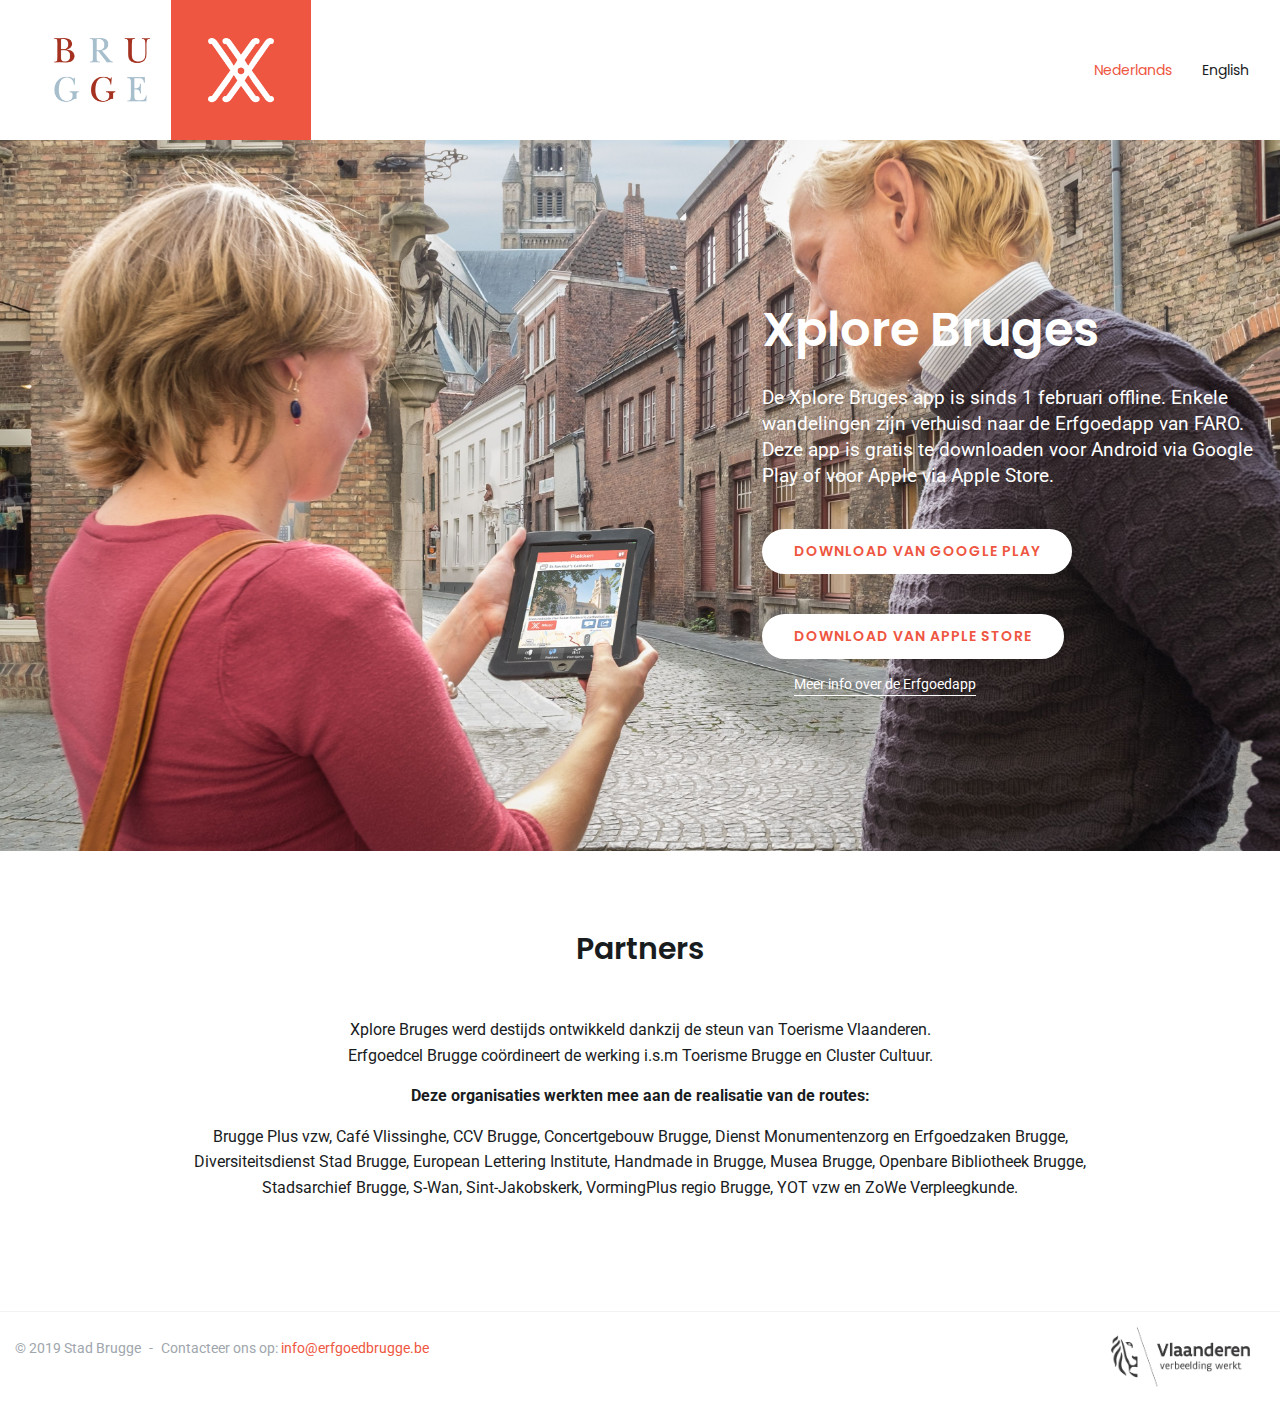
<file: index.html>
<!DOCTYPE html>
<html lang="nl">
  <head>
    <!-- Global site tag (gtag.js) - Google Analytics -->
    <script async src="https://www.googletagmanager.com/gtag/js?id=UA-85805031-1"></script>
    <script>
      window.dataLayer = window.dataLayer || [];
      function gtag(){dataLayer.push(arguments);}
      gtag('js', new Date());

      gtag('config', 'UA-85805031-1');
    </script>

    <!-- Required meta tags -->
    <meta charset="utf-8">
    <meta name="viewport" content="width=device-width, initial-scale=1, shrink-to-fit=no">
    <meta name="keywords" content="xplore bruges, brugge, stadsgids, applicatie, stadsapplicatie, routes, wandelingen, fietsen, musea brugge, indoor tours">
    <meta name="viewport" content="width=device-width, initial-scale=1, maximum-scale=1">
    <title>Xplore Bruges | Een stadsgids in je broekzak</title>

    <meta name="msapplication-TileImage" content="img/favicon/favicon.png">
    <meta name="theme-color" content="#ffffff">
    <link rel="apple-touch-icon" sizes="57x57" href="img/favicon/apple-icon-57x57.png">
    <link rel="apple-touch-icon" sizes="60x60" href="img/favicon/apple-icon-60x60.png">
    <link rel="apple-touch-icon" sizes="72x72" href="img/favicon/apple-icon-72x72.png">
    <link rel="apple-touch-icon" sizes="76x76" href="img/favicon/apple-icon-76x76.png">
    <link rel="apple-touch-icon" sizes="114x114" href="img/favicon/apple-icon-114x114.png">
    <link rel="apple-touch-icon" sizes="120x120" href="img/favicon/apple-icon-120x120.png">
    <link rel="apple-touch-icon" sizes="144x144" href="img/favicon/apple-icon-144x144.png">
    <link rel="apple-touch-icon" sizes="152x152" href="img/favicon/apple-icon-152x152.png">
    <link rel="apple-touch-icon" sizes="180x180" href="img/favicon/apple-icon-180x180.png">
    <link rel="icon" type="image/png" sizes="192x192" href="img/favicon/android-icon-192x192.png">
    <link rel="icon" type="image/png" sizes="32x32" href="img/favicon/favicon-32x32.png">
    <link rel="icon" type="image/png" sizes="96x96" href="img/favicon/favicon-96x96.png">
    <link rel="icon" type="image/png" sizes="16x16" href="img/favicon/favicon-16x16.png">
    <link rel="manifest" href="img/favicon/manifest.json">

    <!-- Bootstrap CSS -->
    <link rel="stylesheet" href="css/bootstrap.min.css">
    <link rel="stylesheet" href="css/line-icons.css">
    <link rel="stylesheet" href="css/animate.css">
    <link rel="stylesheet" href="css/main.css">    
    <link rel="stylesheet" href="css/responsive.css">

    <!-- Global site tag (gtag.js) - Google Analytics -->
    <script async src="https://www.googletagmanager.com/gtag/js?id=UA-85805031-2"></script>
    <script>
      window.dataLayer = window.dataLayer || [];
      function gtag(){dataLayer.push(arguments);}
      gtag('js', new Date());

      gtag('config', 'UA-85805031-2');
    </script>

  </head>
  
  <body>

    <!-- Header Section Start -->
    <header id="home" class="hero-area-2">    
      <div class="overlay"></div>
      <nav class="navbar navbar-expand-md bg-inverse scrolling-navbar">
        <div class="container">
          <a href="index.html" class="navbar-brand"><img src="img/logo.png" alt=""></a>  
          <button class="navbar-toggler" type="button" data-toggle="collapse" data-target="#navbarCollapse" aria-controls="navbarCollapse" aria-expanded="false" aria-label="Toggle navigation">
            <i class="lni-menu"></i>
          </button>
          <div class="collapse navbar-collapse" id="navbarCollapse">
            <ul class="navbar-nav mr-auto w-100 justify-content-end">
              <li class="nav-item">
                <a class="nav-link active page-scroll" href="index.html">Nederlands</a>
              </li> 
              <li class="nav-item">
                <a class="nav-link page-scroll" href="en.html">English</a>
              </li>  
            </ul>
          </div>
        </div>
      </nav>  
      <div class="header-container">
        <div class="container">      
          <div class="row space-100">
            <div class="col-lg-7 col-md-12 col-xs-12"></div>
            <div class="col-lg-5 col-md-12 col-xs-12">
              <div class="contents">
                <h2 class="head-title">Xplore Bruges</h2>
                <p>De Xplore Bruges app is sinds 1 februari offline. Enkele wandelingen zijn verhuisd naar de Erfgoedapp van FARO. 
                  Deze app is gratis te downloaden voor Android via Google Play of voor Apple via Apple Store.</p>
                <div class="header-button">
                  <a target="_blank" href="https://play.google.com/store/apps/details?id=be.faro.erfgoedapp" class="btn btn-border-filled">Download van Google Play</a>
                  <a target="_blank" href="https://apps.apple.com/be/app/erfgoedapp/id998845080" class="btn btn-border-filled">Download van Apple Store</a>
                </div>
                <a style="color:white; display: inline-block; border-bottom: 1px solid white; margin: 15px 32px;" href="https://erfgoedapp.be/">Meer info over de Erfgoedapp</a>
              </div>
            </div>
          </div> 
        </div>
      </div>            
    </header>

    <!--    
    <section id="blog" class="section">
     
      <div class="container">
         <div class="section-header">   
          <h2 class="section-title">Routes beschikbaar in de app</h2>
        </div>
        <div class="row">
          <div class="col-lg-4 col-md-6 col-xs-12 blog-item">
           
            <div class="blog-item-wrapper">
              <div class="blog-item-img">
                <img src="img/outdoor2.jpg" alt="">           
              </div>
              <div class="blog-item-text"> 
                <h3>Wandelingen</h3>
                <p>Laat je leiden langs verrassende plekjes in Brugge met onze themawandelingen:</p>
                <ul>
                  <li><strong>Brugge, Werelderfgoedstad</strong> neemt je op sleeptouw langs bekende maar ook minder gekende monumenten en plekken</li>
                  <li><strong>Guido Gezellewandeling</strong> brengt Brugge tot leven door uniek multimediamateriaal uit het Guido Gezellearchief</li>
                  <li>Duik in de kaart van Marcus Gerards en ontdek de bloeiende handelsstad <strong>Brugge anno 1562</strong></li>
                  <li>Ontdek het brede letterbeeld in de Brugse straten met <strong>Letters in Bruges</strong></li>
                  <li>Memling in Bourgondisch Brugge</li>
                  <li><strong>Handmade in Brugge</strong> laat je ambachten in Brugge ontdekken van vroeger en nu</li>
                  <li>Pieter Pourbus en de vergeten meesters</li>
                  <li>Gesloten/open deuren in dialoog met Brugse levensbeschouwingen</li>
                  <li>WOI in Brugge: Dienaars van God tijdens de Groote Oorlog</li>
                  <li><strong>Brugge muziekstad</strong>, Brugse stemmen uit de renaissance</li> 
                </ul>
              </div>
            </div>
          </div>

          <div class="col-lg-4 col-md-6 col-xs-12 blog-item">
            <div class="blog-item-wrapper">
              <div class="blog-item-img">
                <img src="img/fietstocht.jpg" alt="">          
              </div>
              <div class="blog-item-text"> 
                <h3>Fietstochten</h3>
                <p>Gebruik de app als gids en ontdek Brugge en zijn prachtige omgeving per fiets:</p>
                <ul class="menu">
                  <li>Fiets langs stadspaleizen en kastelen in Brugge en Damme met de route <strong>Binnen en Buiten Noord-Brugge</strong></li>
                  <li>Fiets langs stadspaleizen en kastelen in Brugge, Oostkamp en Zedelgem met de route <strong>Binnen en Buiten Zuid-Brugge</strong></li>
                </ul>
              </div>
            </div>
          </div> 

          <div class="col-lg-4 col-md-6 col-xs-12 blog-item">
            <div class="blog-item-wrapper">
              <div class="blog-item-img">
                <img src="img/indoor.jpg" alt="">            
              </div>
              <div class="blog-item-text"> 
                <h3>Indoorroutes</h3>
                <p>Laat je leiden langs verrassende plekjes in Brugge met onze themawandelingen:</p>
                <ul>
                  <li>De verborgen schatten van de Sint-Jakobskerk</li>
                  <li>Hans Memling in het Sint-Janshospitaal</li>
                  <li>Café Vlissinghe, méér dan 500 jaar erfgoed!</li>
                   <li>Stadhuis</li>
                  <li>Brugse Vrije</li>
                </ul>
              </div>
            </div>
          </div>
        </div>
      </div>
    </section>

    <section id="download">
      <div class="container">
        <div class="row">
          <div class="col-lg-6 col-md-6 col-xs-12">            
            <div class="download-thumb wow fadeInLeft" data-wow-delay="0.2s">
              <img class="img-fluid" src="img/app.png" alt="">
            </div>
          </div>
          <div class="col-lg-6 col-md-6 col-xs-12">
            <div class="download-wrapper wow fadeInRight" data-wow-delay="0.2s">
              <div>
                <div class="download-text">
                  <h4>Download Xplore Bruges in de store</h4>
                  <a href="https://play.google.com/store/apps/details?id=seven.client.brugge.android" class="btn btn-border-filled" target="_blank"><i class="lni-playstore"></i>Download van PlayStore (Android)<br></a>
                  <a href="https://itunes.apple.com/nl/app/xplore-bruges/id976541616?mt=8" class="btn btn-border-filled" target="_blank"><i class="lni-apple"></i> Download van AppStore (iOS)<br></a>
                </div>
              </div>
            </div>
          </div>
        </div>
      </div>
    </section>
    -->
    <section id="team" class="section">
      <div class="container">
        <div class="section-header">   
          <h2 class="section-title">Partners</h2>
        </div>
        <div class="row">
          <div class="col-lg-9 col-md-9 col-xs-9 margin-auto">
            <div class="single-team wow fadeInUp" data-wow-delay="0.2s">
              <div class="team-details">
                <div class="team-inner">
                  <p>Xplore Bruges werd destijds ontwikkeld dankzij de steun van Toerisme Vlaanderen. <br>Erfgoedcel Brugge coördineert de werking i.s.m Toerisme Brugge en Cluster Cultuur.</p>
                  <p><strong>Deze organisaties werkten mee aan de realisatie van de routes:</strong></p>
                  <p>Brugge Plus vzw, Café Vlissinghe, CCV Brugge, Concertgebouw Brugge, Dienst Monumentenzorg en Erfgoedzaken Brugge, Diversiteitsdienst Stad Brugge, European Lettering Institute, Handmade in Brugge, Musea Brugge, Openbare Bibliotheek Brugge, Stadsarchief Brugge, S-Wan, Sint-Jakobskerk, VormingPlus regio Brugge, YOT vzw en ZoWe Verpleegkunde.</p>
                </div>
              </div>
            </div>
          </div>
            
          </div>
        </div>
      </div>
    </section>

    <footer>
      <section class="footer-Content">
        <div class="copyright">
          <div class="container">
            <div class="row">
              <div class="col-md-12">
                <div class="site-info float-left">
                  <p><span>&copy; 2019 Stad Brugge</span><span>Contacteer ons op: <a href="mailto:info@erfgoedbrugge.be">info@erfgoedbrugge.be</a></span></p>
                </div>
                <div class="site-logo float-right">
                  <a href="https://www.ditisvlaanderen.be/" target="_blank"><img src="img/logo_vlaanderen.png" alt="logo Vlaanderen Verbeelding Werkt"></a>
                </div>   
              </div>
            </div>
          </div>
        </div>
      </section>
      
    </footer>

    <a href="#" class="back-to-top">
      <i class="lni-chevron-up"></i>
    </a> 

    <div id="preloader">
      <div class="loader" id="loader-1"></div>
    </div>

    <script src="js/jquery-min.js"></script>
    <script src="js/bootstrap.min.js"></script>      
    <script src="js/jquery.nav.js"></script>    
    <script src="js/jquery.easing.min.js"></script>
    <script src="js/waypoints.min.js"></script> 
    <script src="js/scrolling-nav.js"></script>        
    <script src="js/main.js"></script>
    
  </body>
</html>
</file>
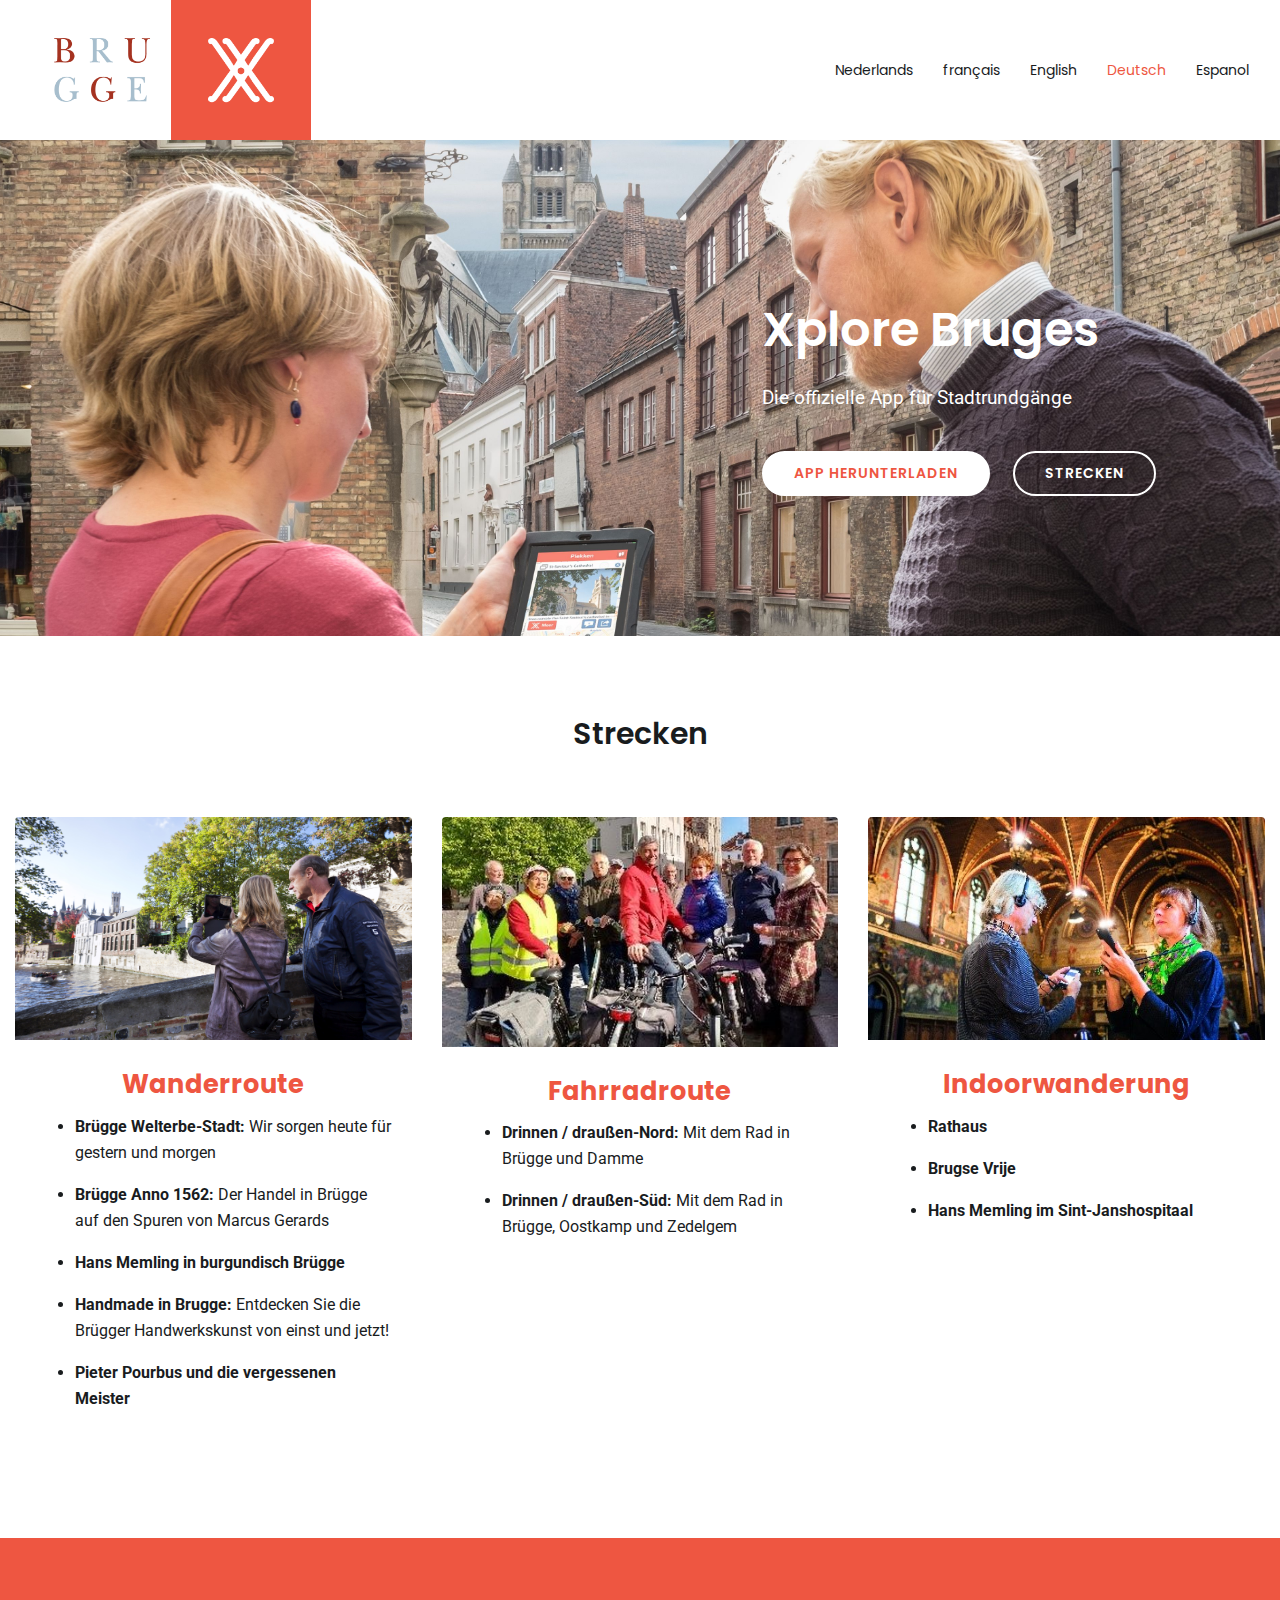
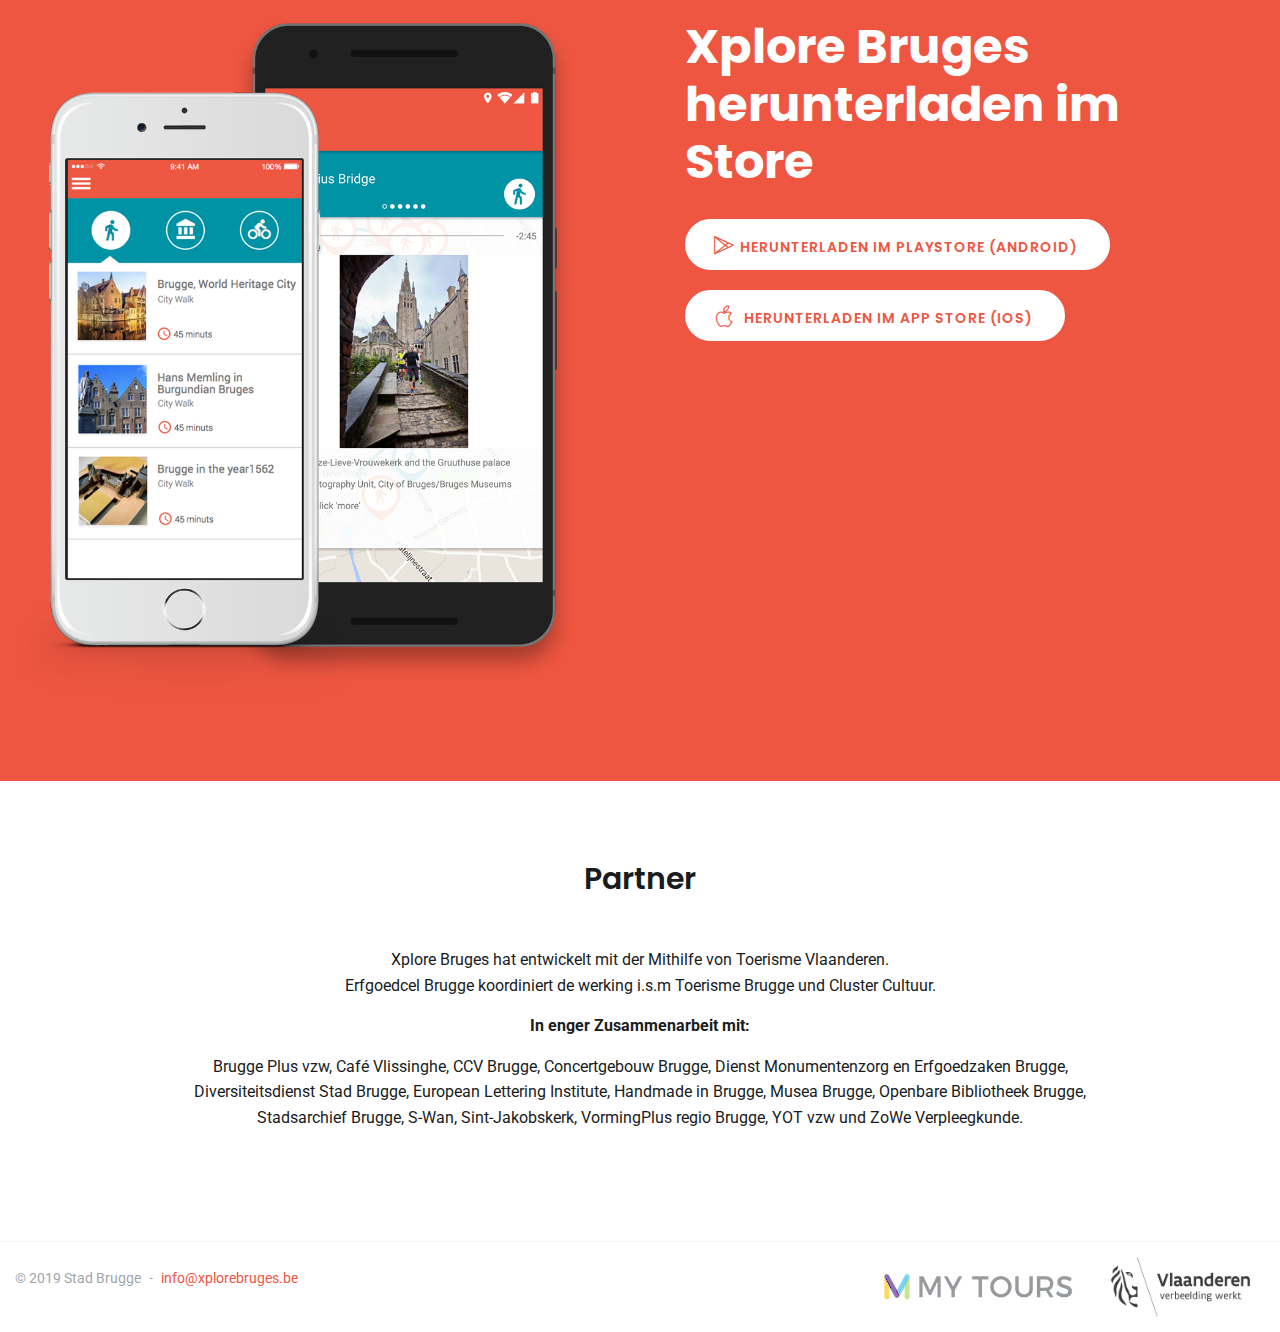
<file: de.html>
<!DOCTYPE html>
<html lang="de">
  <head>
    <!-- Global site tag (gtag.js) - Google Analytics -->
    <script async src="https://www.googletagmanager.com/gtag/js?id=UA-85805031-1"></script>
    <script>
      window.dataLayer = window.dataLayer || [];
      function gtag(){dataLayer.push(arguments);}
      gtag('js', new Date());

      gtag('config', 'UA-85805031-1');
    </script>

    <!-- Required meta tags -->
    <meta charset="utf-8">
    <meta name="viewport" content="width=device-width, initial-scale=1, shrink-to-fit=no">
    <meta name="keywords" content="xplore bruges, brugge, stadsgids, applicatie, stadsapplicatie, routes, wandelingen, fietsen, musea brugge, indoor tours">
    <meta name="viewport" content="width=device-width, initial-scale=1, maximum-scale=1">
    <title>Xplore Bruges | Die offizielle App für Stadtrundgänge</title>

    <meta name="msapplication-TileImage" content="img/favicon/favicon.png">
    <meta name="theme-color" content="#ffffff">
    <link rel="apple-touch-icon" sizes="57x57" href="img/favicon/apple-icon-57x57.png">
    <link rel="apple-touch-icon" sizes="60x60" href="img/favicon/apple-icon-60x60.png">
    <link rel="apple-touch-icon" sizes="72x72" href="img/favicon/apple-icon-72x72.png">
    <link rel="apple-touch-icon" sizes="76x76" href="img/favicon/apple-icon-76x76.png">
    <link rel="apple-touch-icon" sizes="114x114" href="img/favicon/apple-icon-114x114.png">
    <link rel="apple-touch-icon" sizes="120x120" href="img/favicon/apple-icon-120x120.png">
    <link rel="apple-touch-icon" sizes="144x144" href="img/favicon/apple-icon-144x144.png">
    <link rel="apple-touch-icon" sizes="152x152" href="img/favicon/apple-icon-152x152.png">
    <link rel="apple-touch-icon" sizes="180x180" href="img/favicon/apple-icon-180x180.png">
    <link rel="icon" type="image/png" sizes="192x192" href="img/favicon/android-icon-192x192.png">
    <link rel="icon" type="image/png" sizes="32x32" href="img/favicon/favicon-32x32.png">
    <link rel="icon" type="image/png" sizes="96x96" href="img/favicon/favicon-96x96.png">
    <link rel="icon" type="image/png" sizes="16x16" href="img/favicon/favicon-16x16.png">
    <link rel="manifest" href="img/favicon/manifest.json">

    <!-- Bootstrap CSS -->
    <link rel="stylesheet" href="css/bootstrap.min.css">
    <link rel="stylesheet" href="css/line-icons.css">
    <link rel="stylesheet" href="css/animate.css">
    <link rel="stylesheet" href="css/main.css">    
    <link rel="stylesheet" href="css/responsive.css">

    <!-- Global site tag (gtag.js) - Google Analytics -->
    <script async src="https://www.googletagmanager.com/gtag/js?id=UA-85805031-2"></script>
    <script>
      window.dataLayer = window.dataLayer || [];
      function gtag(){dataLayer.push(arguments);}
      gtag('js', new Date());

      gtag('config', 'UA-85805031-2');
    </script>
  </head>
  
  <body>

    <!-- Header Section Start -->
    <header id="home" class="hero-area-2">    
      <div class="overlay"></div>
      <nav class="navbar navbar-expand-md bg-inverse scrolling-navbar">
        <div class="container">
          <a href="index.html" class="navbar-brand"><img src="img/logo.png" alt=""></a>  
          <button class="navbar-toggler" type="button" data-toggle="collapse" data-target="#navbarCollapse" aria-controls="navbarCollapse" aria-expanded="false" aria-label="Toggle navigation">
            <i class="lni-menu"></i>
          </button>
          <div class="collapse navbar-collapse" id="navbarCollapse">
            <ul class="navbar-nav mr-auto w-100 justify-content-end">
              <li class="nav-item">
                <a class="nav-link page-scroll" href="index.html">Nederlands</a>
              </li>
              <li class="nav-item">
                <a class="nav-link page-scroll" href="fr.html">français</a>
              </li>  
              <li class="nav-item">
                <a class="nav-link page-scroll" href="en.html">English</a>
              </li>                            
              <li class="nav-item">
                <a class="nav-link active page-scroll" href="de.html">Deutsch</a>
              </li> 
              <li class="nav-item">
                <a class="nav-link page-scroll" href="es.html">Espanol</a>
              </li>  
            </ul>
          </div>
        </div>
      </nav>  
      <div class="header-container">
        <div class="container">      
          <div class="row space-100">
            <div class="col-lg-7 col-md-12 col-xs-12"></div>
            <div class="col-lg-5 col-md-12 col-xs-12">
              <div class="contents">
                <h2 class="head-title">Xplore Bruges</h2>
                <p>Die offizielle App für Stadtrundgänge</p>
                <div class="header-button">
                  <a href="#download" class="btn btn-border-filled page-scroll">App herunterladen</a>
                  <a href="#blog" class="btn btn-border page-scroll">Strecken</a>
                </div>
              </div>
            </div>
          </div> 
        </div>
      </div>            
    </header>
    <!-- Header Section End --> 

        <!-- Blog Section -->
    <section id="blog" class="section">
      <!-- Container Starts -->
      <div class="container">
         <div class="section-header">   
          <h2 class="section-title">Strecken</h2>
        </div>
        <div class="row">
          <div class="col-lg-4 col-md-6 col-xs-12 blog-item">
            <!-- Blog Item Starts -->
            <div class="blog-item-wrapper">
              <div class="blog-item-img">
                <img src="img/outdoor2.jpg" alt="">           
              </div>
              <div class="blog-item-text"> 
                <h3>Wanderroute</h3>
                <ul>
                  <li><strong>Brügge Welterbe-Stadt: </strong>Wir sorgen heute für gestern und morgen</li>
                  <li><strong>Brügge Anno 1562: </strong>Der Handel in Brügge auf den Spuren von Marcus Gerards</li>
                  <li><strong>Hans Memling in burgundisch Brügge</strong></li>
                  <li><strong>Handmade in Brugge: </strong>Entdecken Sie die Brügger Handwerkskunst von einst und jetzt!</li>
                  <li><strong>Pieter Pourbus und die vergessenen Meister</strong></li>
                </ul>
              </div>
            </div>
            <!-- Blog Item Wrapper Ends-->
          </div>

          <div class="col-lg-4 col-md-6 col-xs-12 blog-item">
            <!-- Blog Item Starts -->
            <div class="blog-item-wrapper">
              <div class="blog-item-img">
                <img src="img/fietstocht.jpg" alt="">          
              </div>
              <div class="blog-item-text"> 
                <h3>Fahrradroute</h3>
                <ul class="menu">
                  <li><strong>Drinnen / draußen-Nord: </strong>Mit dem Rad in Brügge und Damme</li>
                  <li><strong>Drinnen / draußen-Süd: </strong>Mit dem Rad in Brügge, Oostkamp und Zedelgem</li>
                </ul>
              </div>
            </div>
            <!-- Blog Item Wrapper Ends-->
          </div>

          <div class="col-lg-4 col-md-6 col-xs-12 blog-item">
            <!-- Blog Item Starts -->
            <div class="blog-item-wrapper">
              <div class="blog-item-img">
                <img src="img/indoor.jpg" alt="">            
              </div>
              <div class="blog-item-text"> 
                <h3>Indoorwanderung</h3>
                <ul>
                  <li><strong>Rathaus</strong></li>
                  <li><strong>Brugse Vrije</strong></li>
                  <li><strong>Hans Memling im Sint-Janshospitaal</strong></li>
                </ul>
              </div>
            </div>
            <!-- Blog Item Wrapper Ends-->
          </div>
        </div>
      </div>
    </section>
    <!-- blog Section End -->
    
    <!-- download Section Start -->
    <section id="download">
      <div class="container">
        <div class="row">
          <div class="col-lg-6 col-md-6 col-xs-12">            
            <div class="download-thumb wow fadeInLeft" data-wow-delay="0.2s">
              <img class="img-fluid" src="img/app.png" alt="">
            </div>
          </div>
          <div class="col-lg-6 col-md-6 col-xs-12">
            <div class="download-wrapper wow fadeInRight" data-wow-delay="0.2s">
              <div>
                <div class="download-text">
                  <h4>Xplore Bruges herunterladen im Store</h4>
                  <a href="https://play.google.com/store/apps/details?id=seven.client.brugge.android" class="btn btn-border-filled" target="_blank"><i class="lni-playstore"></i>Herunterladen im PlayStore (Android)<br></a>
                  <a href="https://itunes.apple.com/nl/app/xplore-bruges/id976541616?mt=8" class="btn btn-border-filled" target="_blank"><i class="lni-apple"></i> Herunterladen im App Store (iOS)<br></a>
                </div>
              </div>
            </div>
          </div>
        </div>
      </div>
    </section>
    <!-- download Section Start -->

    <!-- Team section Start -->
    <section id="team" class="section">
      <div class="container">
        <div class="section-header">   
          <h2 class="section-title">Partner</h2>
        </div>
        <div class="row">
          <div class="col-lg-9 col-md-9 col-xs-9 margin-auto">
            <div class="single-team wow fadeInUp" data-wow-delay="0.2s">
              <div class="team-details">
                <div class="team-inner">
                  <p>Xplore Bruges hat entwickelt mit der Mithilfe von Toerisme Vlaanderen. <br>Erfgoedcel Brugge koordiniert de werking i.s.m Toerisme Brugge und Cluster Cultuur.</p>
                  <p><strong>In enger Zusammenarbeit mit:</strong></p>
                  <p>Brugge Plus vzw, Café Vlissinghe, CCV Brugge, Concertgebouw Brugge, Dienst Monumentenzorg en Erfgoedzaken Brugge, Diversiteitsdienst Stad Brugge, European Lettering Institute, Handmade in Brugge, Musea Brugge, Openbare Bibliotheek Brugge, Stadsarchief Brugge, S-Wan, Sint-Jakobskerk, VormingPlus regio Brugge, YOT vzw und ZoWe Verpleegkunde.</p>
                </div>
              </div>
            </div>
          </div>
            
          </div>
        </div>
      </div>
    </section>
    <!-- Team section End -->

    <!-- Footer Section Start -->
    <footer>
      <!-- Footer Area Start -->
      <section class="footer-Content">
        <!-- Copyright Start  -->
        <div class="copyright">
          <div class="container">
            <div class="row">
              <div class="col-md-12">
                <div class="site-info float-left">
                  <p><span>&copy; 2019 Stad Brugge</span><span><a href="mailto:info@xplorebruges.be">info@xplorebruges.be</a></span></p>
                </div>
                <div class="site-logo float-right">
                  <a href="https://www.mytoursapp.com/" target="_blank"><img src="img/mytours_logo.png" alt="logo My Tours app"></a>
                  <a href="https://www.ditisvlaanderen.be/" target="_blank"><img src="img/logo_vlaanderen.png" alt="logo Vlaanderen Verbeelding Werkt"></a>
                </div>   
              </div>
            </div>
          </div>
        </div>
      <!-- Copyright End -->
      </section>
      <!-- Footer area End -->
      
    </footer>
    <!-- Footer Section End --> 

    <!-- Go To Top Link -->
    <a href="#" class="back-to-top">
      <i class="lni-chevron-up"></i>
    </a> 

    <!-- Preloader -->
    <div id="preloader">
      <div class="loader" id="loader-1"></div>
    </div>
    <!-- End Preloader -->

    <!-- jQuery first, then Tether, then Bootstrap JS. -->
    <script src="js/jquery-min.js"></script>
    <script src="js/bootstrap.min.js"></script>      
    <script src="js/jquery.nav.js"></script>    
    <script src="js/jquery.easing.min.js"></script>
    <script src="js/waypoints.min.js"></script> 
    <script src="js/scrolling-nav.js"></script>        
    <script src="js/main.js"></script>
    
  </body>
</html>
</file>
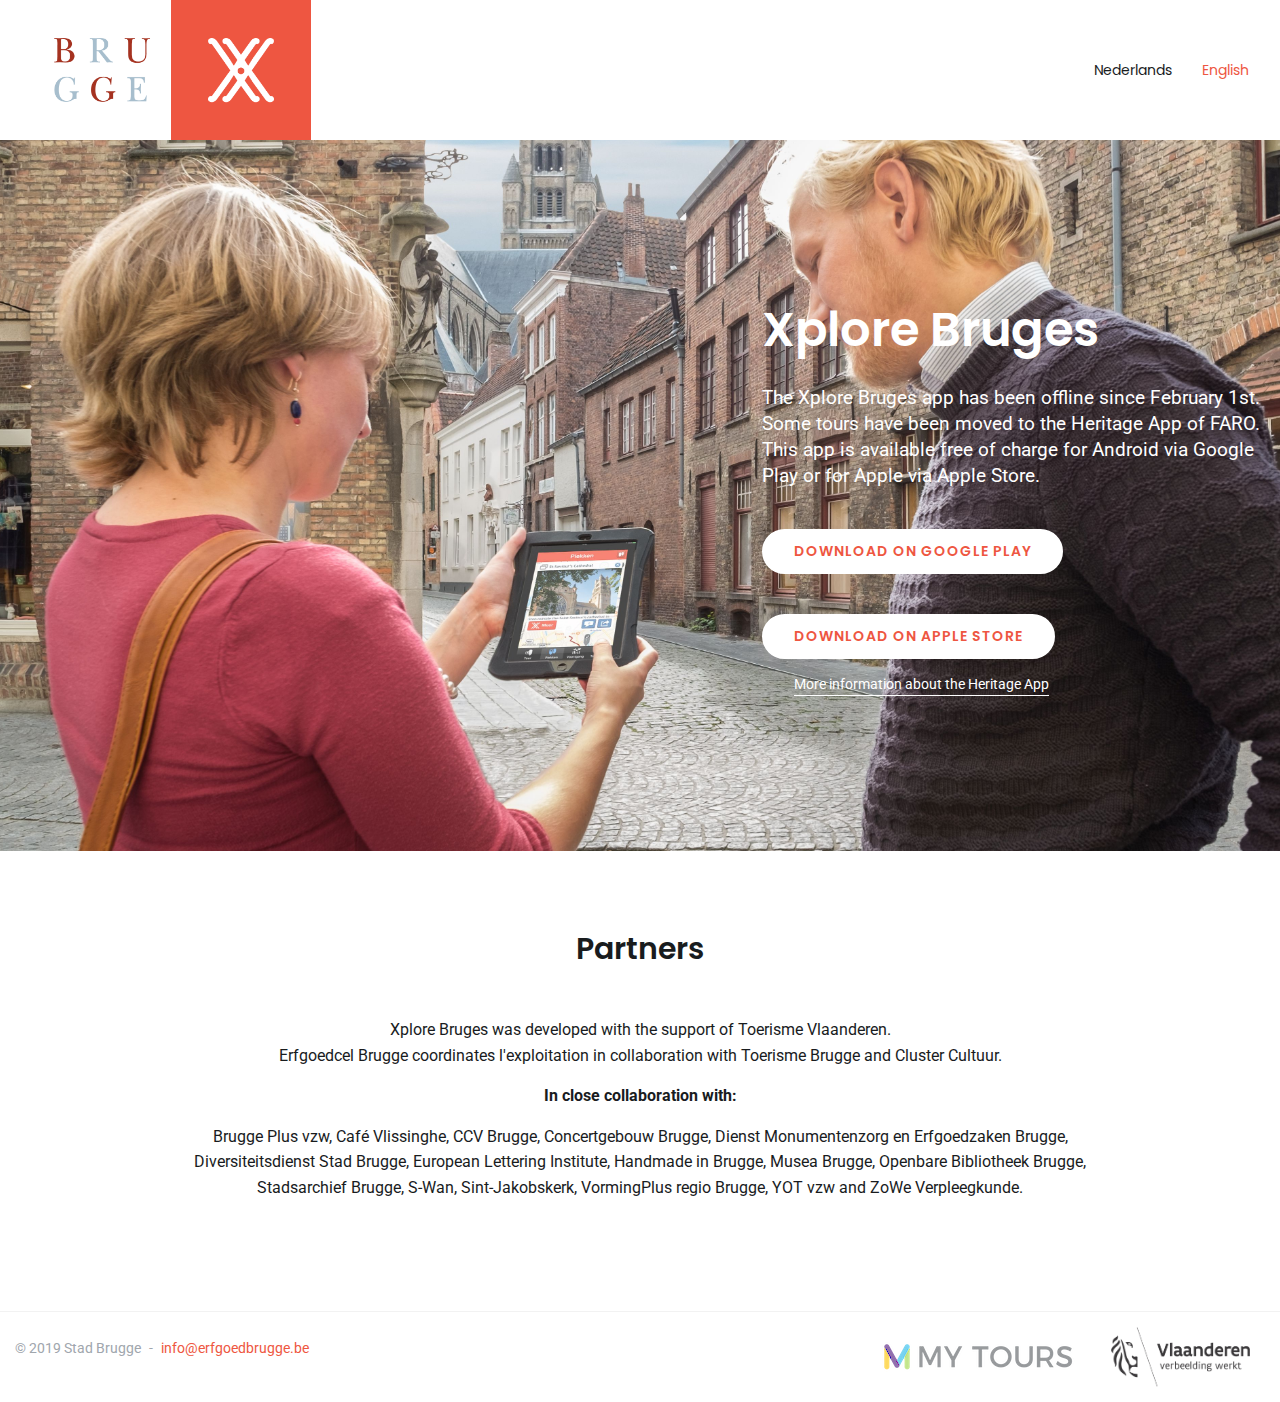
<file: en.html>
<!DOCTYPE html>
<html lang="en">
  <head>
    <!-- Global site tag (gtag.js) - Google Analytics -->
    <script async src="https://www.googletagmanager.com/gtag/js?id=UA-85805031-1"></script>
    <script>
      window.dataLayer = window.dataLayer || [];
      function gtag(){dataLayer.push(arguments);}
      gtag('js', new Date());

      gtag('config', 'UA-85805031-1');
    </script>

    <!-- Required meta tags -->
    <meta charset="utf-8">
    <meta name="viewport" content="width=device-width, initial-scale=1, shrink-to-fit=no">
    <meta name="keywords" content="xplore bruges, bruges, city guide, application, city application, routes, walking tours, cycling tours, museum bruges, indoor tours">
    <meta name="viewport" content="width=device-width, initial-scale=1, maximum-scale=1">
    <title>Xplore Bruges | A city guide in your pocket</title>

    <meta name="msapplication-TileImage" content="img/favicon/favicon.png">
    <meta name="theme-color" content="#ffffff">
    <link rel="apple-touch-icon" sizes="57x57" href="img/favicon/apple-icon-57x57.png">
    <link rel="apple-touch-icon" sizes="60x60" href="img/favicon/apple-icon-60x60.png">
    <link rel="apple-touch-icon" sizes="72x72" href="img/favicon/apple-icon-72x72.png">
    <link rel="apple-touch-icon" sizes="76x76" href="img/favicon/apple-icon-76x76.png">
    <link rel="apple-touch-icon" sizes="114x114" href="img/favicon/apple-icon-114x114.png">
    <link rel="apple-touch-icon" sizes="120x120" href="img/favicon/apple-icon-120x120.png">
    <link rel="apple-touch-icon" sizes="144x144" href="img/favicon/apple-icon-144x144.png">
    <link rel="apple-touch-icon" sizes="152x152" href="img/favicon/apple-icon-152x152.png">
    <link rel="apple-touch-icon" sizes="180x180" href="img/favicon/apple-icon-180x180.png">
    <link rel="icon" type="image/png" sizes="192x192" href="img/favicon/android-icon-192x192.png">
    <link rel="icon" type="image/png" sizes="32x32" href="img/favicon/favicon-32x32.png">
    <link rel="icon" type="image/png" sizes="96x96" href="img/favicon/favicon-96x96.png">
    <link rel="icon" type="image/png" sizes="16x16" href="img/favicon/favicon-16x16.png">
    <link rel="manifest" href="img/favicon/manifest.json">

    <!-- Bootstrap CSS -->
    <link rel="stylesheet" href="css/bootstrap.min.css">
    <link rel="stylesheet" href="css/line-icons.css">
    <link rel="stylesheet" href="css/animate.css">
    <link rel="stylesheet" href="css/main.css">    
    <link rel="stylesheet" href="css/responsive.css">

    <!-- Global site tag (gtag.js) - Google Analytics -->
    <script async src="https://www.googletagmanager.com/gtag/js?id=UA-85805031-2"></script>
    <script>
      window.dataLayer = window.dataLayer || [];
      function gtag(){dataLayer.push(arguments);}
      gtag('js', new Date());

      gtag('config', 'UA-85805031-2');
    </script>
    
  </head>
  
  <body>

    <!-- Header Section Start -->
    <header id="home" class="hero-area-2">    
      <div class="overlay"></div>
      <nav class="navbar navbar-expand-md bg-inverse scrolling-navbar">
        <div class="container">
          <a href="index.html" class="navbar-brand"><img src="img/logo.png" alt=""></a>  
          <button class="navbar-toggler" type="button" data-toggle="collapse" data-target="#navbarCollapse" aria-controls="navbarCollapse" aria-expanded="false" aria-label="Toggle navigation">
            <i class="lni-menu"></i>
          </button>
          <div class="collapse navbar-collapse" id="navbarCollapse">
            <ul class="navbar-nav mr-auto w-100 justify-content-end">
              <li class="nav-item">
                <a class="nav-link page-scroll" href="index.html">Nederlands</a>
              </li>
              <!-- <li class="nav-item">
                <a class="nav-link page-scroll" href="fr.html">français</a>
              </li>   -->
              <li class="nav-item">
                <a class="nav-link active page-scroll" href="en.html">English</a>
              </li>                            
              <!-- <li class="nav-item">
                <a class="nav-link page-scroll" href="de.html">Deutsch</a>
              </li> 
              <li class="nav-item">
                <a class="nav-link page-scroll" href="es.html">Espanol</a>
              </li>   -->
            </ul>
          </div>
        </div>
      </nav>  
      <div class="header-container">
        <div class="container">      
          <div class="row space-100">
            <div class="col-lg-7 col-md-12 col-xs-12"></div>
            <div class="col-lg-5 col-md-12 col-xs-12">
              <div class="contents">
                <h2 class="head-title">Xplore Bruges</h2>
                <p>The Xplore Bruges app has been offline since February 1st. Some tours have been moved to the Heritage App of FARO. 
                  This app is available free of charge for Android via Google Play or for Apple via Apple Store.</p>
                <div class="header-button">
                  <a target="_blank" href="https://play.google.com/store/apps/details?id=be.faro.erfgoedapp" class="btn btn-border-filled">Download on Google Play</a>
                  <a target="_blank" href="https://apps.apple.com/be/app/erfgoedapp/id998845080" class="btn btn-border-filled">Download on Apple Store</a>
                </div>
                <a style="color:white; display: inline-block; border-bottom: 1px solid white; margin: 15px 32px;" href="https://erfgoedapp.be/">More information about the Heritage App</a>
              </div>
            </div>
          </div> 
        </div>
      </div>            
    </header>
    <!-- Header Section End --> 

    
    <!-- <section id="blog" class="section">
      <div class="container">
         <div class="section-header">   
          <h2 class="section-title">Routes</h2>
        </div>
        <div class="row">
          <div class="col-lg-4 col-md-6 col-xs-12 blog-item">
            <div class="blog-item-wrapper">
              <div class="blog-item-img">
                <img src="img/outdoor2.jpg" alt="">           
              </div>
              <div class="blog-item-text"> 
                <h3>Walking tours</h3>
                <ul>
                  <li><strong>Guido Gezelle, A Poet's Journey:</strong> Green, Unkown and Authentic Bruges</li>
                  <li><strong>Bruges World Heritage City:</strong> Caring today of yesterday and tomorrow</li>
                  <li><strong>Bruges in the year 1562:</strong> Bruges commerce in the footsteps of Marcus Gerards</li>
                  <li><strong>Letters in Bruges:</strong> Discover the wide range of letters in the streets of Bruges.</li>
                  <li><strong>Hans Memling in Burgundian Bruges</strong></li>
                  <li><strong>Handmade in Brugge:</strong> Discover the skills and crafts of Bruges, past and present</li>
                  <li><strong>Pieter Pourbus and the forgotten masters:</strong> Discover the skills and crafts of Bruges, past and present</li>
                  <li><strong>Closed / Open Doors :</strong> A Discussion on Some of the Different Philosophies of Life in Bruges</li>
                  <li><strong>Bruges, city of music:</strong> Gold. Bruges voices from the Renaissance</li>
                </ul>
              </div>
            </div>
          </div>

          <div class="col-lg-4 col-md-6 col-xs-12 blog-item">
            <div class="blog-item-wrapper">
              <div class="blog-item-img">
                <img src="img/fietstocht.jpg" alt="">          
              </div>
              <div class="blog-item-text"> 
                <h3>Cycling routes</h3>
                <ul class="menu">
                  <li><strong>Inside / Outside-North:</strong> Cycling in Bruges and Damme</li>
                  <li><strong>Inside / Outside-South:</strong> Cycling in Bruges, Oostkamp and Zedelgem</li>
                </ul>
              </div>
            </div>
          </div>

          <div class="col-lg-4 col-md-6 col-xs-12 blog-item">
            <div class="blog-item-wrapper">
              <div class="blog-item-img">
                <img src="img/indoor.jpg" alt="">            
              </div>
              <div class="blog-item-text"> 
                <h3>Indoor routes</h3>
                <ul>
                  <li><strong>Hans Memling</strong> in the Sint-Janshospitaal</li>
                  <li><strong>Saint-James Church:</strong> The hidden treasures of St. James's Church</li>
                  <li><strong>Brugse Vrije</strong></li>
                  <li><strong>City hall</strong></li>
                </ul>
              </div>
            </div>
          </div>
        </div>
      </div>
    </section>
    
    <section id="download">
      <div class="container">
        <div class="row">
          <div class="col-lg-6 col-md-6 col-xs-12">            
            <div class="download-thumb wow fadeInLeft" data-wow-delay="0.2s">
              <img class="img-fluid" src="img/app.png" alt="">
            </div>
          </div>
          <div class="col-lg-6 col-md-6 col-xs-12">
            <div class="download-wrapper wow fadeInRight" data-wow-delay="0.2s">
              <div>
                <div class="download-text">
                  <h4>Download Xplore Bruges on the store</h4>
                  <a href="https://play.google.com/store/apps/details?id=seven.client.brugge.android" class="btn btn-border-filled" target="_blank"><i class="lni-playstore"></i>Download on Play Store (Android)<br></a>
                  <a href="https://itunes.apple.com/nl/app/xplore-bruges/id976541616?mt=8" class="btn btn-border-filled" target="_blank"><i class="lni-apple"></i> Download on App Store (iOS)<br></a>
                </div>
              </div>
            </div>
          </div>
        </div>
      </div>
    </section> -->

    <section id="team" class="section">
      <div class="container">
        <div class="section-header">   
          <h2 class="section-title">Partners</h2>
        </div>
        <div class="row">
          <div class="col-lg-9 col-md-9 col-xs-9 margin-auto">
            <div class="single-team wow fadeInUp" data-wow-delay="0.2s">
              <div class="team-details">
                <div class="team-inner">
                  <p>Xplore Bruges was developed with the support of Toerisme Vlaanderen. <br>Erfgoedcel Brugge coordinates l'exploitation in collaboration with Toerisme Brugge and Cluster Cultuur.</p>
                  <p><strong>In close collaboration with:</strong></p>
                  <p>Brugge Plus vzw, Café Vlissinghe, CCV Brugge, Concertgebouw Brugge, Dienst Monumentenzorg en Erfgoedzaken Brugge, Diversiteitsdienst Stad Brugge, European Lettering Institute, Handmade in Brugge, Musea Brugge, Openbare Bibliotheek Brugge, Stadsarchief Brugge, S-Wan, Sint-Jakobskerk, VormingPlus regio Brugge, YOT vzw and ZoWe Verpleegkunde.</p>
                </div>
              </div>
            </div>
          </div>
            
          </div>
        </div>
      </div>
    </section>

    <footer>
      <section class="footer-Content">
        <div class="copyright">
          <div class="container">
            <div class="row">
              <div class="col-md-12">
                <div class="site-info float-left">
                  <p><span>&copy; 2019 Stad Brugge</span><span><a href="mailto:info@erfgoedbrugge.be">info@erfgoedbrugge.be</a></span></p>
                </div>
                <div class="site-logo float-right">
                  <a href="https://www.mytoursapp.com/" target="_blank"><img src="img/mytours_logo.png" alt="logo My Tours app"></a>
                  <a href="https://www.ditisvlaanderen.be/" target="_blank"><img src="img/logo_vlaanderen.png" alt="logo Vlaanderen Verbeelding Werkt"></a>
                </div>   
              </div>
            </div>
          </div>
        </div>
      </section>
      
    </footer>

    <!-- Go To Top Link -->
    <a href="#" class="back-to-top">
      <i class="lni-chevron-up"></i>
    </a> 

    <!-- Preloader -->
    <div id="preloader">
      <div class="loader" id="loader-1"></div>
    </div>
    <!-- End Preloader -->

    <!-- jQuery first, then Tether, then Bootstrap JS. -->
    <script src="js/jquery-min.js"></script>
    <script src="js/bootstrap.min.js"></script>      
    <script src="js/jquery.nav.js"></script>    
    <script src="js/jquery.easing.min.js"></script>
    <script src="js/waypoints.min.js"></script> 
    <script src="js/scrolling-nav.js"></script>        
    <script src="js/main.js"></script>
    
  </body>
</html>
</file>
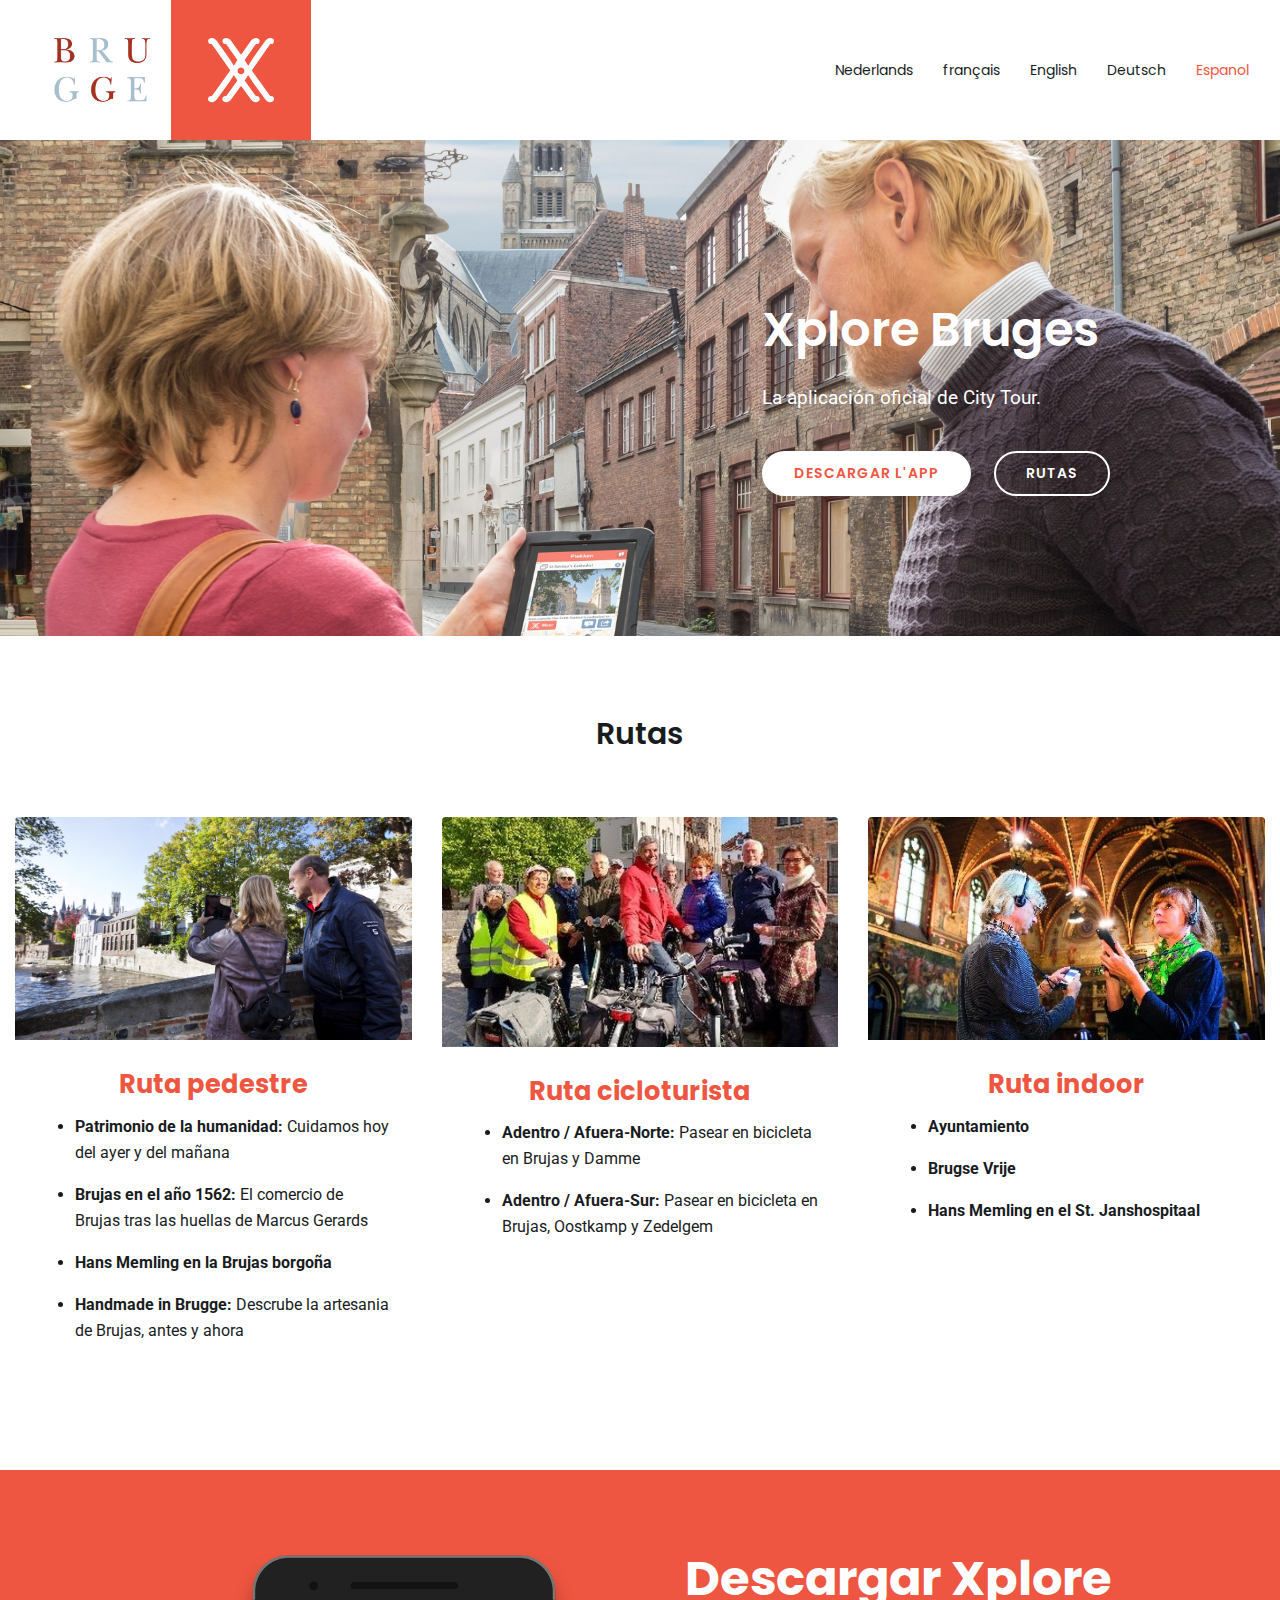
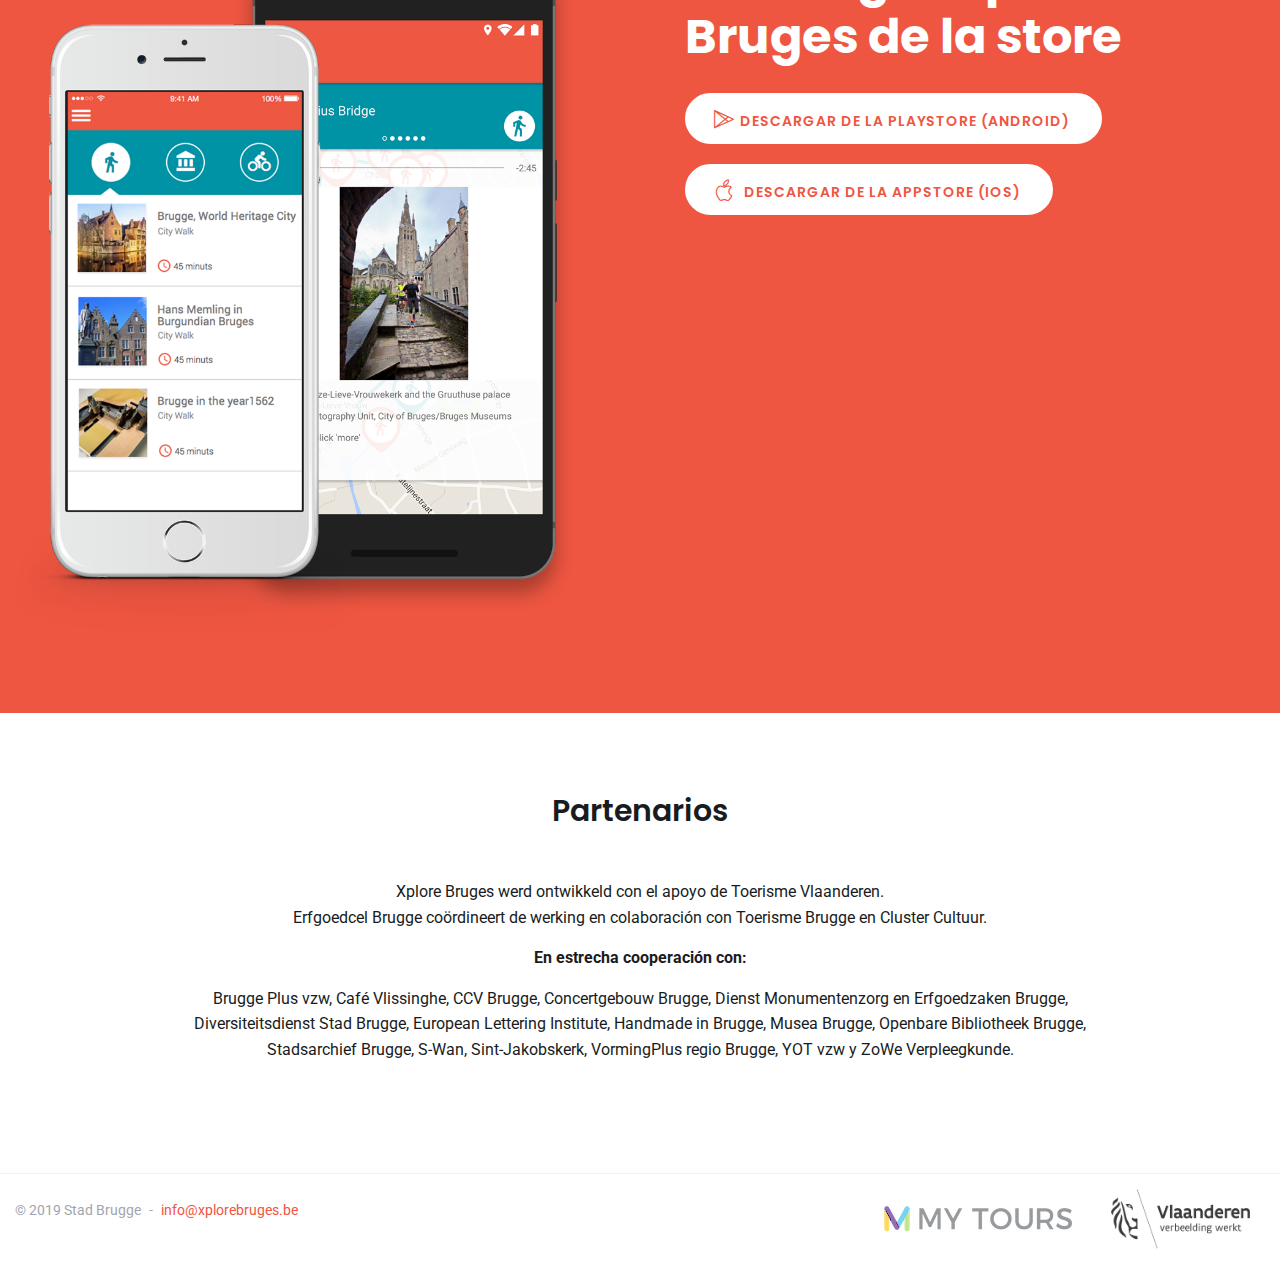
<file: es.html>
<!DOCTYPE html>
<html lang="es">
  <head>
    <!-- Global site tag (gtag.js) - Google Analytics -->
    <script async src="https://www.googletagmanager.com/gtag/js?id=UA-85805031-1"></script>
    <script>
      window.dataLayer = window.dataLayer || [];
      function gtag(){dataLayer.push(arguments);}
      gtag('js', new Date());

      gtag('config', 'UA-85805031-1');
    </script>

    <!-- Required meta tags -->
    <meta charset="utf-8">
    <meta name="viewport" content="width=device-width, initial-scale=1, shrink-to-fit=no">
    <meta name="keywords" content="xplore bruges, brugge, stadsgids, applicatie, stadsapplicatie, routes, wandelingen, fietsen, musea brugge, indoor tours">
    <meta name="viewport" content="width=device-width, initial-scale=1, maximum-scale=1">
    <title>Xplore Bruges | La aplicación oficial de City Tour</title>

    <meta name="msapplication-TileImage" content="img/favicon/favicon.png">
    <meta name="theme-color" content="#ffffff">
    <link rel="apple-touch-icon" sizes="57x57" href="img/favicon/apple-icon-57x57.png">
    <link rel="apple-touch-icon" sizes="60x60" href="img/favicon/apple-icon-60x60.png">
    <link rel="apple-touch-icon" sizes="72x72" href="img/favicon/apple-icon-72x72.png">
    <link rel="apple-touch-icon" sizes="76x76" href="img/favicon/apple-icon-76x76.png">
    <link rel="apple-touch-icon" sizes="114x114" href="img/favicon/apple-icon-114x114.png">
    <link rel="apple-touch-icon" sizes="120x120" href="img/favicon/apple-icon-120x120.png">
    <link rel="apple-touch-icon" sizes="144x144" href="img/favicon/apple-icon-144x144.png">
    <link rel="apple-touch-icon" sizes="152x152" href="img/favicon/apple-icon-152x152.png">
    <link rel="apple-touch-icon" sizes="180x180" href="img/favicon/apple-icon-180x180.png">
    <link rel="icon" type="image/png" sizes="192x192" href="img/favicon/android-icon-192x192.png">
    <link rel="icon" type="image/png" sizes="32x32" href="img/favicon/favicon-32x32.png">
    <link rel="icon" type="image/png" sizes="96x96" href="img/favicon/favicon-96x96.png">
    <link rel="icon" type="image/png" sizes="16x16" href="img/favicon/favicon-16x16.png">
    <link rel="manifest" href="img/favicon/manifest.json">

    <!-- Bootstrap CSS -->
    <link rel="stylesheet" href="css/bootstrap.min.css">
    <link rel="stylesheet" href="css/line-icons.css">
    <link rel="stylesheet" href="css/animate.css">
    <link rel="stylesheet" href="css/main.css">    
    <link rel="stylesheet" href="css/responsive.css">

    <!-- Global site tag (gtag.js) - Google Analytics -->
    <script async src="https://www.googletagmanager.com/gtag/js?id=UA-85805031-2"></script>
    <script>
      window.dataLayer = window.dataLayer || [];
      function gtag(){dataLayer.push(arguments);}
      gtag('js', new Date());

      gtag('config', 'UA-85805031-2');
    </script>
  </head>
  
  <body>

    <!-- Header Section Start -->
    <header id="home" class="hero-area-2">    
      <div class="overlay"></div>
      <nav class="navbar navbar-expand-md bg-inverse scrolling-navbar">
        <div class="container">
          <a href="index.html" class="navbar-brand"><img src="img/logo.png" alt=""></a>  
          <button class="navbar-toggler" type="button" data-toggle="collapse" data-target="#navbarCollapse" aria-controls="navbarCollapse" aria-expanded="false" aria-label="Toggle navigation">
            <i class="lni-menu"></i>
          </button>
          <div class="collapse navbar-collapse" id="navbarCollapse">
            <ul class="navbar-nav mr-auto w-100 justify-content-end">
              <li class="nav-item">
                <a class="nav-link page-scroll" href="index.html">Nederlands</a>
              </li>
              <li class="nav-item">
                <a class="nav-link page-scroll" href="fr.html">français</a>
              </li>  
              <li class="nav-item">
                <a class="nav-link page-scroll" href="en.html">English</a>
              </li>                            
              <li class="nav-item">
                <a class="nav-link page-scroll" href="de.html">Deutsch</a>
              </li> 
              <li class="nav-item">
                <a class="nav-link active page-scroll" href="es.html">Espanol</a>
              </li>  
            </ul>
          </div>
        </div>
      </nav>  
      <div class="header-container">
        <div class="container">      
          <div class="row space-100">
            <div class="col-lg-7 col-md-12 col-xs-12"></div>
            <div class="col-lg-5 col-md-12 col-xs-12">
              <div class="contents">
                <h2 class="head-title">Xplore Bruges</h2>
                <p>La aplicación oficial de City Tour.</p>
                <div class="header-button">
                  <a href="#download" class="btn btn-border-filled page-scroll">Descargar l'app</a>
                  <a href="#blog" class="btn btn-border page-scroll">Rutas</a>
                </div>
              </div>
            </div>
          </div> 
        </div>
      </div>            
    </header>
    <!-- Header Section End --> 

        <!-- Blog Section -->
    <section id="blog" class="section">
      <!-- Container Starts -->
      <div class="container">
         <div class="section-header">   
          <h2 class="section-title">Rutas</h2>
        </div>
        <div class="row">
          <div class="col-lg-4 col-md-6 col-xs-12 blog-item">
            <!-- Blog Item Starts -->
            <div class="blog-item-wrapper">
              <div class="blog-item-img">
                <img src="img/outdoor2.jpg" alt="">           
              </div>
              <div class="blog-item-text"> 
                <h3>Ruta pedestre</h3>
                <ul>
                  <li><strong>Patrimonio de la humanidad: </strong>Cuidamos hoy del ayer y del mañana</li>
                  <li><strong>Brujas en el año 1562: </strong>El comercio de Brujas tras las huellas de Marcus Gerards</li>
                  <li><strong>Hans Memling en la Brujas borgoña</strong></li>
                  <li><strong>Handmade in Brugge: </strong>Descrube la artesania de Brujas, antes y ahora</li>
                </ul>
              </div>
            </div>
            <!-- Blog Item Wrapper Ends-->
          </div>

          <div class="col-lg-4 col-md-6 col-xs-12 blog-item">
            <!-- Blog Item Starts -->
            <div class="blog-item-wrapper">
              <div class="blog-item-img">
                <img src="img/fietstocht.jpg" alt="">          
              </div>
              <div class="blog-item-text"> 
                <h3>Ruta cicloturista</h3>
                <ul class="menu">
                  <li><strong>Adentro / Afuera-Norte: </strong>Pasear en bicicleta en Brujas y Damme</li>
                  <li><strong>Adentro / Afuera-Sur: </strong>Pasear en bicicleta en Brujas, Oostkamp y Zedelgem</li>
                </ul>
              </div>
            </div>
            <!-- Blog Item Wrapper Ends-->
          </div>

          <div class="col-lg-4 col-md-6 col-xs-12 blog-item">
            <!-- Blog Item Starts -->
            <div class="blog-item-wrapper">
              <div class="blog-item-img">
                <img src="img/indoor.jpg" alt="">            
              </div>
              <div class="blog-item-text"> 
                <h3>Ruta indoor</h3>
                <ul>
                  <li><strong>Ayuntamiento</strong></li>
                  <li><strong>Brugse Vrije</strong></li>
                  <li><strong>Hans Memling en el St. Janshospitaal</strong></li>
                </ul>
              </div>
            </div>
            <!-- Blog Item Wrapper Ends-->
          </div>
        </div>
      </div>
    </section>
    <!-- blog Section End -->
    
    <!-- download Section Start -->
    <section id="download">
      <div class="container">
        <div class="row">
          <div class="col-lg-6 col-md-6 col-xs-12">            
            <div class="download-thumb wow fadeInLeft" data-wow-delay="0.2s">
              <img class="img-fluid" src="img/app.png" alt="">
            </div>
          </div>
          <div class="col-lg-6 col-md-6 col-xs-12">
            <div class="download-wrapper wow fadeInRight" data-wow-delay="0.2s">
              <div>
                <div class="download-text">
                  <h4>Descargar Xplore Bruges de la store</h4>
                  <a href="https://play.google.com/store/apps/details?id=seven.client.brugge.android" class="btn btn-border-filled" target="_blank"><i class="lni-playstore"></i>Descargar de la PlayStore (Android)<br></a>
                  <a href="https://itunes.apple.com/nl/app/xplore-bruges/id976541616?mt=8" class="btn btn-border-filled" target="_blank"><i class="lni-apple"></i> Descargar de la AppStore (iOS)<br></a>
                </div>
              </div>
            </div>
          </div>
        </div>
      </div>
    </section>
    <!-- download Section Start -->

    <!-- Team section Start -->
    <section id="team" class="section">
      <div class="container">
        <div class="section-header">   
          <h2 class="section-title">Partenarios</h2>
        </div>
        <div class="row">
          <div class="col-lg-9 col-md-9 col-xs-9 margin-auto">
            <div class="single-team wow fadeInUp" data-wow-delay="0.2s">
              <div class="team-details">
                <div class="team-inner">
                  <p>Xplore Bruges werd ontwikkeld con el apoyo de Toerisme Vlaanderen. <br>Erfgoedcel Brugge coördineert de werking en colaboración con Toerisme Brugge en Cluster Cultuur.</p>
                  <p><strong>En estrecha cooperación con:</strong></p>
                  <p>Brugge Plus vzw, Café Vlissinghe, CCV Brugge, Concertgebouw Brugge, Dienst Monumentenzorg en Erfgoedzaken Brugge, Diversiteitsdienst Stad Brugge, European Lettering Institute, Handmade in Brugge, Musea Brugge, Openbare Bibliotheek Brugge, Stadsarchief Brugge, S-Wan, Sint-Jakobskerk, VormingPlus regio Brugge, YOT vzw y ZoWe Verpleegkunde.</p>
                </div>
              </div>
            </div>
          </div>
            
          </div>
        </div>
      </div>
    </section>
    <!-- Team section End -->

    <!-- Footer Section Start -->
    <footer>
      <!-- Footer Area Start -->
      <section class="footer-Content">
        <!-- Copyright Start  -->
        <div class="copyright">
          <div class="container">
            <div class="row">
              <div class="col-md-12">
                <div class="site-info float-left">
                  <p><span>&copy; 2019 Stad Brugge</span><span><a href="mailto:info@xplorebruges.be">info@xplorebruges.be</a></span></p>
                </div>
                <div class="site-logo float-right">
                  <a href="https://www.mytoursapp.com/" target="_blank"><img src="img/mytours_logo.png" alt="logo My Tours app"></a>
                  <a href="https://www.ditisvlaanderen.be/" target="_blank"><img src="img/logo_vlaanderen.png" alt="logo Vlaanderen Verbeelding Werkt"></a>
                </div>   
              </div>
            </div>
          </div>
        </div>
      <!-- Copyright End -->
      </section>
      <!-- Footer area End -->
      
    </footer>
    <!-- Footer Section End --> 

    <!-- Go To Top Link -->
    <a href="#" class="back-to-top">
      <i class="lni-chevron-up"></i>
    </a> 

    <!-- Preloader -->
    <div id="preloader">
      <div class="loader" id="loader-1"></div>
    </div>
    <!-- End Preloader -->

    <!-- jQuery first, then Tether, then Bootstrap JS. -->
    <script src="js/jquery-min.js"></script>
    <script src="js/bootstrap.min.js"></script>      
    <script src="js/jquery.nav.js"></script>    
    <script src="js/jquery.easing.min.js"></script>
    <script src="js/waypoints.min.js"></script> 
    <script src="js/scrolling-nav.js"></script>        
    <script src="js/main.js"></script>
    
  </body>
</html>
</file>
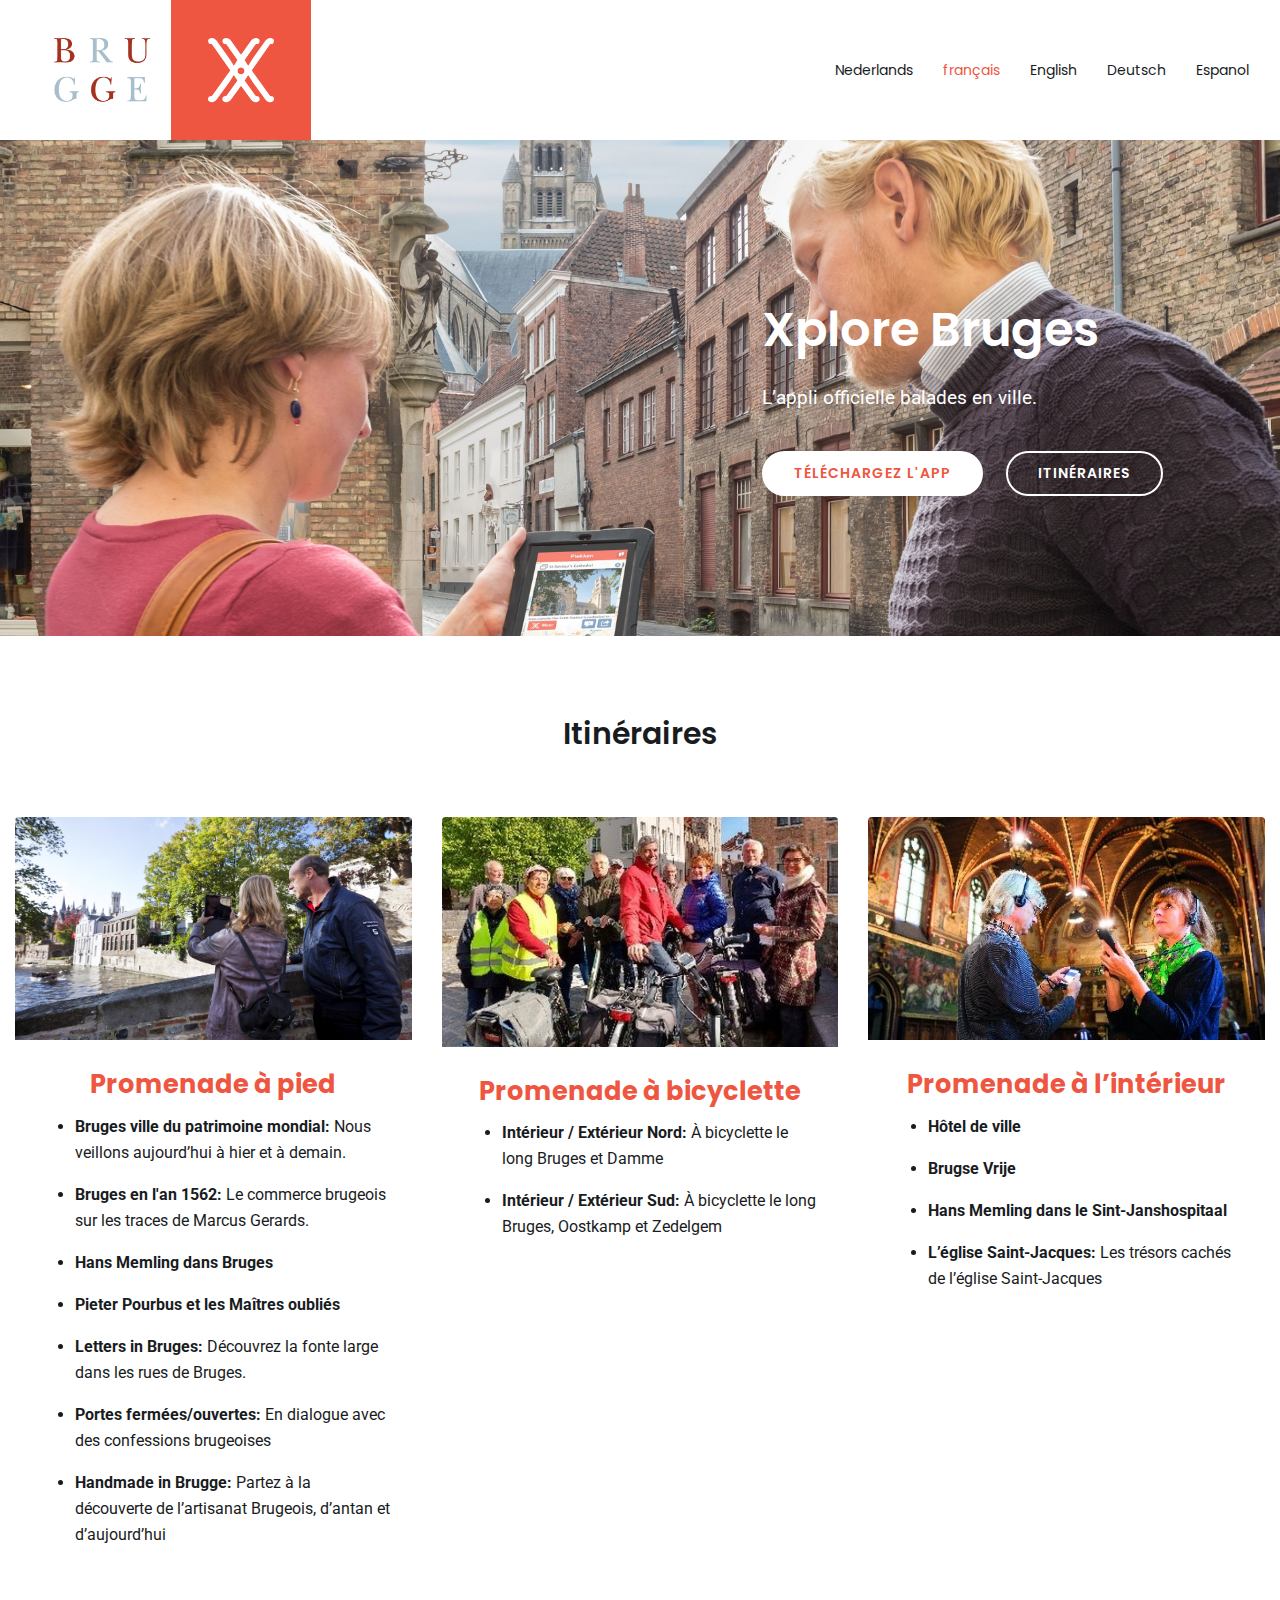
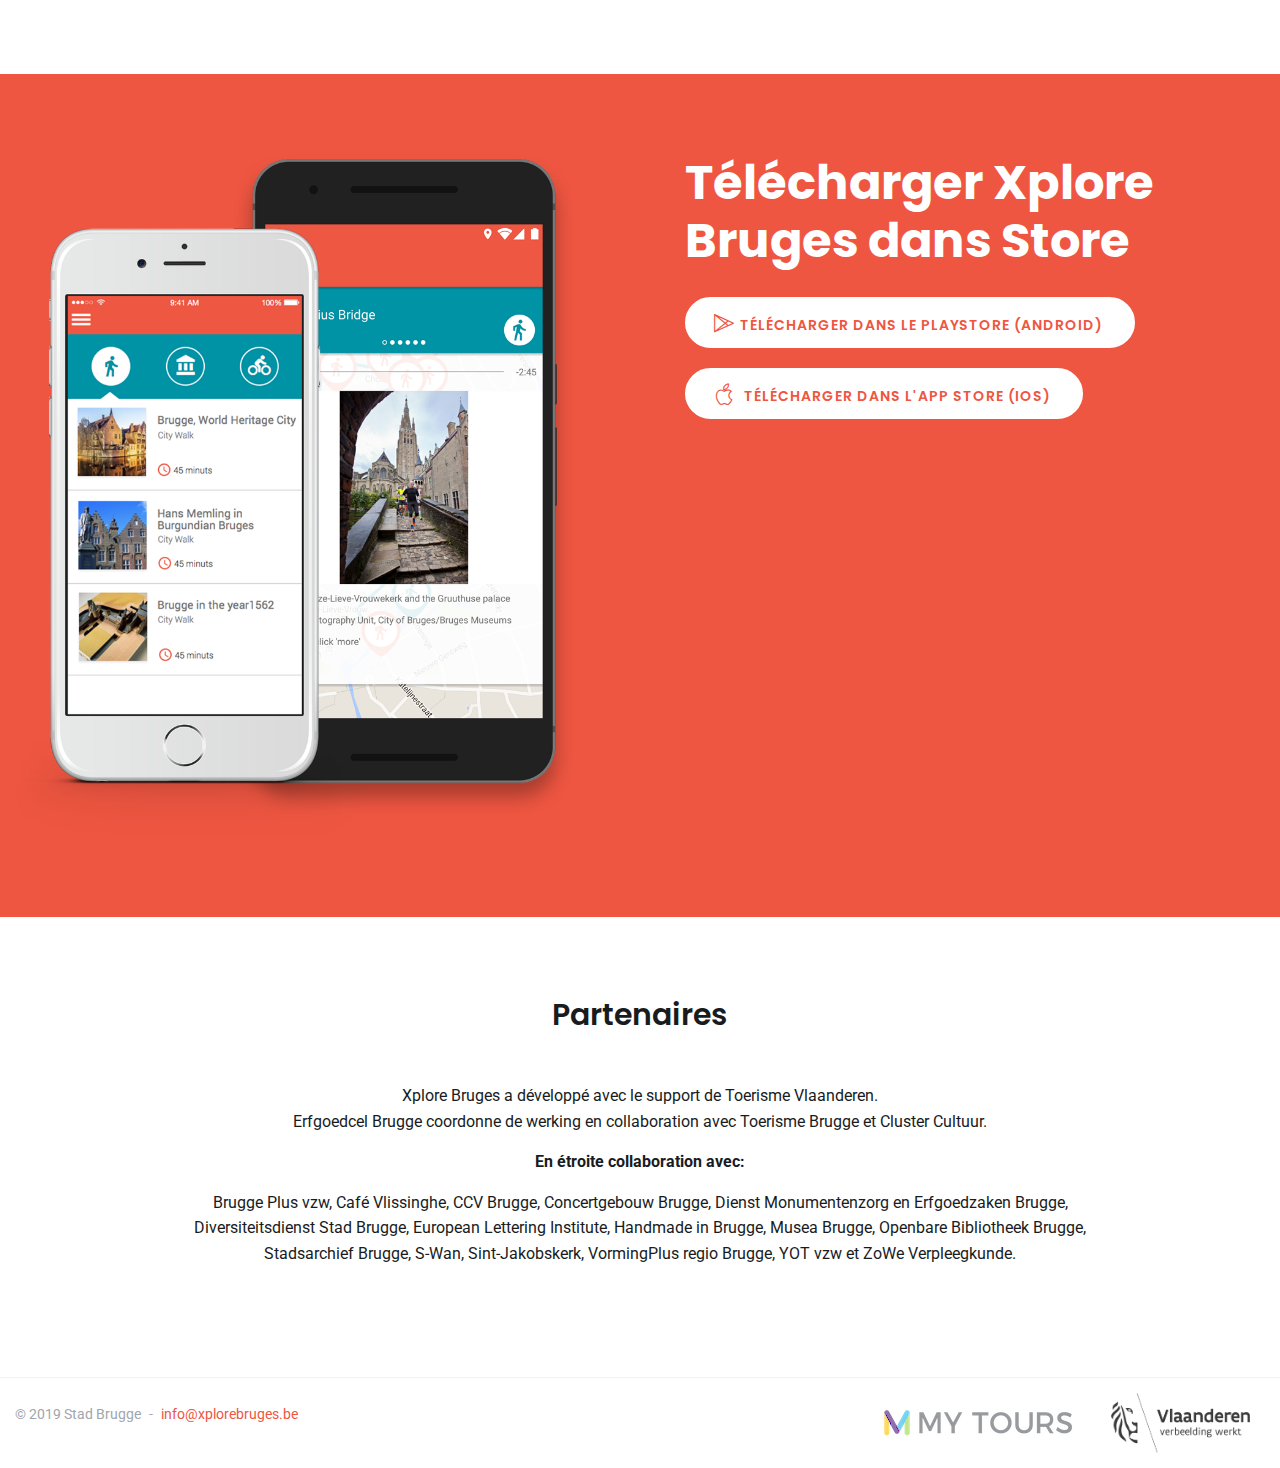
<file: fr.html>
<!DOCTYPE html>
<html lang="fr">
  <head>
    <!-- Global site tag (gtag.js) - Google Analytics -->
    <script async src="https://www.googletagmanager.com/gtag/js?id=UA-85805031-1"></script>
    <script>
      window.dataLayer = window.dataLayer || [];
      function gtag(){dataLayer.push(arguments);}
      gtag('js', new Date());

      gtag('config', 'UA-85805031-1');
    </script>

    <!-- Required meta tags -->
    <meta charset="utf-8">
    <meta name="viewport" content="width=device-width, initial-scale=1, shrink-to-fit=no">
    <meta name="keywords" content="xplore bruges, brugge, stadsgids, applicatie, stadsapplicatie, routes, wandelingen, fietsen, musea brugge, indoor tours">
    <meta name="viewport" content="width=device-width, initial-scale=1, maximum-scale=1">
    <title>Xplore Bruges | L’appli officielle balades en ville</title>

    <meta name="msapplication-TileImage" content="img/favicon/favicon.png">
    <meta name="theme-color" content="#ffffff">
    <link rel="apple-touch-icon" sizes="57x57" href="img/favicon/apple-icon-57x57.png">
    <link rel="apple-touch-icon" sizes="60x60" href="img/favicon/apple-icon-60x60.png">
    <link rel="apple-touch-icon" sizes="72x72" href="img/favicon/apple-icon-72x72.png">
    <link rel="apple-touch-icon" sizes="76x76" href="img/favicon/apple-icon-76x76.png">
    <link rel="apple-touch-icon" sizes="114x114" href="img/favicon/apple-icon-114x114.png">
    <link rel="apple-touch-icon" sizes="120x120" href="img/favicon/apple-icon-120x120.png">
    <link rel="apple-touch-icon" sizes="144x144" href="img/favicon/apple-icon-144x144.png">
    <link rel="apple-touch-icon" sizes="152x152" href="img/favicon/apple-icon-152x152.png">
    <link rel="apple-touch-icon" sizes="180x180" href="img/favicon/apple-icon-180x180.png">
    <link rel="icon" type="image/png" sizes="192x192" href="img/favicon/android-icon-192x192.png">
    <link rel="icon" type="image/png" sizes="32x32" href="img/favicon/favicon-32x32.png">
    <link rel="icon" type="image/png" sizes="96x96" href="img/favicon/favicon-96x96.png">
    <link rel="icon" type="image/png" sizes="16x16" href="img/favicon/favicon-16x16.png">
    <link rel="manifest" href="img/favicon/manifest.json">

    <!-- Bootstrap CSS -->
    <link rel="stylesheet" href="css/bootstrap.min.css">
    <link rel="stylesheet" href="css/line-icons.css">
    <link rel="stylesheet" href="css/animate.css">
    <link rel="stylesheet" href="css/main.css">    
    <link rel="stylesheet" href="css/responsive.css">

    <!-- Global site tag (gtag.js) - Google Analytics -->
    <script async src="https://www.googletagmanager.com/gtag/js?id=UA-85805031-2"></script>
    <script>
      window.dataLayer = window.dataLayer || [];
      function gtag(){dataLayer.push(arguments);}
      gtag('js', new Date());

      gtag('config', 'UA-85805031-2');
    </script>
  </head>
  
  <body>

    <!-- Header Section Start -->
    <header id="home" class="hero-area-2">    
      <div class="overlay"></div>
      <nav class="navbar navbar-expand-md bg-inverse scrolling-navbar">
        <div class="container">
          <a href="index.html" class="navbar-brand"><img src="img/logo.png" alt=""></a>  
          <button class="navbar-toggler" type="button" data-toggle="collapse" data-target="#navbarCollapse" aria-controls="navbarCollapse" aria-expanded="false" aria-label="Toggle navigation">
            <i class="lni-menu"></i>
          </button>
          <div class="collapse navbar-collapse" id="navbarCollapse">
            <ul class="navbar-nav mr-auto w-100 justify-content-end">
              <li class="nav-item">
                <a class="nav-link page-scroll" href="index.html">Nederlands</a>
              </li>
              <li class="nav-item">
                <a class="nav-link active page-scroll" href="fr.html">français</a>
              </li>  
              <li class="nav-item">
                <a class="nav-link page-scroll" href="en.html">English</a>
              </li>                            
              <li class="nav-item">
                <a class="nav-link page-scroll" href="de.html">Deutsch</a>
              </li> 
              <li class="nav-item">
                <a class="nav-link page-scroll" href="es.html">Espanol</a>
              </li>  
            </ul>
          </div>
        </div>
      </nav>  
      <div class="header-container">
        <div class="container">      
          <div class="row space-100">
            <div class="col-lg-7 col-md-12 col-xs-12"></div>
            <div class="col-lg-5 col-md-12 col-xs-12">
              <div class="contents">
                <h2 class="head-title">Xplore Bruges</h2>
                <p>L’appli officielle balades en ville.</p>
                <div class="header-button">
                  <a href="#download" class="btn btn-border-filled page-scroll">Téléchargez l'app</a>
                  <a href="#blog" class="btn btn-border page-scroll">Itinéraires</a>
                </div>
              </div>
            </div>
          </div> 
        </div>
      </div>            
    </header>
    <!-- Header Section End --> 

        <!-- Blog Section -->
    <section id="blog" class="section">
      <!-- Container Starts -->
      <div class="container">
         <div class="section-header">   
          <h2 class="section-title">Itinéraires</h2>
        </div>
        <div class="row">
          <div class="col-lg-4 col-md-6 col-xs-12 blog-item">
            <!-- Blog Item Starts -->
            <div class="blog-item-wrapper">
              <div class="blog-item-img">
                <img src="img/outdoor2.jpg" alt="">           
              </div>
              <div class="blog-item-text"> 
                <h3>Promenade à pied</h3>
                <ul>
                  <li><strong>Bruges ville du patrimoine mondial:</strong> Nous veillons aujourd’hui à hier et à demain.</li>
                  <li><strong>Bruges en l'an 1562:</strong> Le commerce brugeois sur les traces de Marcus Gerards.</li>
                  <li><strong>Hans Memling dans Bruges</strong></li>
                  <li><strong>Pieter Pourbus et les Maîtres oubliés</strong></li>
                  <li><strong>Letters in Bruges:</strong> Découvrez la fonte large dans les rues de Bruges.</li>
                  <li><strong>Portes fermées/ouvertes:</strong> En dialogue avec des confessions brugeoises </li>
                  <li><strong>Handmade in Brugge:</strong> Partez à la découverte de l’artisanat Brugeois, d’antan et d’aujourd’hui</li>
                </ul>
              </div>
            </div>
            <!-- Blog Item Wrapper Ends-->
          </div>

          <div class="col-lg-4 col-md-6 col-xs-12 blog-item">
            <!-- Blog Item Starts -->
            <div class="blog-item-wrapper">
              <div class="blog-item-img">
                <img src="img/fietstocht.jpg" alt="">          
              </div>
              <div class="blog-item-text"> 
                <h3>Promenade à bicyclette</h3>
                <ul class="menu">
                  <li><strong>Intérieur / Extérieur Nord:</strong> À bicyclette le long Bruges et Damme</li>
                  <li><strong>Intérieur / Extérieur Sud:</strong> À bicyclette le long Bruges, Oostkamp et Zedelgem</li>
                </ul>
              </div>
            </div>
            <!-- Blog Item Wrapper Ends-->
          </div>

          <div class="col-lg-4 col-md-6 col-xs-12 blog-item">
            <!-- Blog Item Starts -->
            <div class="blog-item-wrapper">
              <div class="blog-item-img">
                <img src="img/indoor.jpg" alt="">            
              </div>
              <div class="blog-item-text"> 
                <h3>Promenade à l’intérieur</h3>
                <ul>
                  <li><strong>Hôtel de ville</strong></li>
                  <li><strong>Brugse Vrije</strong></li>
                  <li><strong>Hans Memling dans le Sint-Janshospitaal</strong></li>
                  <li><strong>L’église Saint-Jacques: </strong>Les trésors cachés de l’église Saint-Jacques</li>
                </ul>
              </div>
            </div>
            <!-- Blog Item Wrapper Ends-->
          </div>
        </div>
      </div>
    </section>
    <!-- blog Section End -->
    
    <!-- download Section Start -->
    <section id="download">
      <div class="container">
        <div class="row">
          <div class="col-lg-6 col-md-6 col-xs-12">            
            <div class="download-thumb wow fadeInLeft" data-wow-delay="0.2s">
              <img class="img-fluid" src="img/app.png" alt="">
            </div>
          </div>
          <div class="col-lg-6 col-md-6 col-xs-12">
            <div class="download-wrapper wow fadeInRight" data-wow-delay="0.2s">
              <div>
                <div class="download-text">
                  <h4>Télécharger Xplore Bruges dans Store</h4>
                  <a href="https://play.google.com/store/apps/details?id=seven.client.brugge.android" class="btn btn-border-filled" target="_blank"><i class="lni-playstore"></i>Télécharger dans le PlayStore (Android)<br></a>
                  <a href="https://itunes.apple.com/nl/app/xplore-bruges/id976541616?mt=8" class="btn btn-border-filled" target="_blank"><i class="lni-apple"></i> Télécharger dans l'App Store (iOS)<br></a>
                </div>
              </div>
            </div>
          </div>
        </div>
      </div>
    </section>
    <!-- download Section Start -->

    <!-- Team section Start -->
    <section id="team" class="section">
      <div class="container">
        <div class="section-header">   
          <h2 class="section-title">Partenaires</h2>
        </div>
        <div class="row">
          <div class="col-lg-9 col-md-9 col-xs-9 margin-auto">
            <div class="single-team wow fadeInUp" data-wow-delay="0.2s">
              <div class="team-details">
                <div class="team-inner">
                  <p>Xplore Bruges a développé avec le support de Toerisme Vlaanderen. <br>Erfgoedcel Brugge coordonne de werking en collaboration avec Toerisme Brugge et Cluster Cultuur.</p>
                  <p><strong>En étroite collaboration avec:</strong></p>
                  <p>Brugge Plus vzw, Café Vlissinghe, CCV Brugge, Concertgebouw Brugge, Dienst Monumentenzorg en Erfgoedzaken Brugge, Diversiteitsdienst Stad Brugge, European Lettering Institute, Handmade in Brugge, Musea Brugge, Openbare Bibliotheek Brugge, Stadsarchief Brugge, S-Wan, Sint-Jakobskerk, VormingPlus regio Brugge, YOT vzw et ZoWe Verpleegkunde.</p>
                </div>
              </div>
            </div>
          </div>
            
          </div>
        </div>
      </div>
    </section>
    <!-- Team section End -->

    <!-- Footer Section Start -->
    <footer>
      <!-- Footer Area Start -->
      <section class="footer-Content">
        <!-- Copyright Start  -->
        <div class="copyright">
          <div class="container">
            <div class="row">
              <div class="col-md-12">
                <div class="site-info float-left">
                  <p><span>&copy; 2019 Stad Brugge</span><span><a href="mailto:info@xplorebruges.be">info@xplorebruges.be</a></span></p>
                </div>
                <div class="site-logo float-right">
                  <a href="https://www.mytoursapp.com/" target="_blank"><img src="img/mytours_logo.png" alt="logo My Tours app"></a>
                  <a href="https://www.ditisvlaanderen.be/" target="_blank"><img src="img/logo_vlaanderen.png" alt="logo Vlaanderen Verbeelding Werkt"></a>
                </div>   
              </div>
            </div>
          </div>
        </div>
      <!-- Copyright End -->
      </section>
      <!-- Footer area End -->
      
    </footer>
    <!-- Footer Section End --> 

    <!-- Go To Top Link -->
    <a href="#" class="back-to-top">
      <i class="lni-chevron-up"></i>
    </a> 

    <!-- Preloader -->
    <div id="preloader">
      <div class="loader" id="loader-1"></div>
    </div>
    <!-- End Preloader -->

    <!-- jQuery first, then Tether, then Bootstrap JS. -->
    <script src="js/jquery-min.js"></script>
    <script src="js/bootstrap.min.js"></script>      
    <script src="js/jquery.nav.js"></script>    
    <script src="js/jquery.easing.min.js"></script>
    <script src="js/waypoints.min.js"></script> 
    <script src="js/scrolling-nav.js"></script>        
    <script src="js/main.js"></script>
    
  </body>
</html>
</file>
<file: css/main.css>
/* ==========================================================================
   IMPORT GOOGLE FONTS
   ========================================================================== */
@import url("https://fonts.googleapis.com/css?family=Poppins:400,600|Roboto");
/* ==========================================================================
   GENERAL
   ========================================================================== */
body {
  font-family: 'Roboto', sans-serif;
  color: #a0a6ad;
  font-size: 14px;
  font-weight: 400;
  background: #fff;
  overflow-x: hidden;
}

html {
  overflow-x: hidden;
}

p {
  font-size: 14px;
  color: #a0a6ad;
  line-height: 26px;
  font-family: 'Roboto', sans-serif;
  margin-bottom: 0;
}

a:hover, a:focus {
  color: #ee5641;
}

a {
  color: #ee5641;
  -webkit-transition: all 0.3s ease-in-out;
  -moz-transition: all 0.3s ease-in-out;
  -o-transition: all 0.3s ease-in-out;
  transition: all 0.3s ease-in-out;
}

h1, h2, h3, h4, h5 {
  font-family: 'Poppins', sans-serif;
  font-size: 40px;
  font-weight: 700;
  color: #191c1e;
}

/*
ul {
  margin: 0;
  padding: 0;
}

ul li {
  list-style: none;
}
*/

a:hover,
a:focus {
  text-decoration: none;
  outline: none;
}

a:not([href]):not([tabindex]) {
  color: #fff;
}

a:not([href]):not([tabindex]):focus, a:not([href]):not([tabindex]):hover {
  color: #fff;
}

.bg-transparent {
  background: transparent !important;
}

.bg-defult {
  background: #ee5641 !important;
}

/* ==========================================================================
   Section Title
   ========================================================================== */
.container {
  max-width: 1400px;
}

.section {
  padding: 80px 0 65px;
}

.section-header {
  color: #fff;
  margin-bottom: 50px;
  text-align: center;
  position: relative;
}

.section-header .section-title {
  font-size: 30px;
  margin-bottom: 20px;
  font-family: 'Poppins', sans-serif;
  font-weight: 600;
  position: relative;
}

.margin-auto {
  margin: 0 auto;
}

/* ==========================================================================
   Buttons
   ========================================================================== */
.btn {
  font-size: 14px;
  padding: 10px 30px;
  border-radius: 30px;
  font-family: 'Poppins', sans-serif;
  letter-spacing: 1px;
  font-weight: 600;
  color: #fff;
  border: none;
  text-transform: uppercase;
  -webkit-transition: all 0.3s ease-in-out;
  -moz-transition: all 0.3s ease-in-out;
  -o-transition: all 0.3s ease-in-out;
  transition: all 0.3s ease-in-out;
  display: inline-block;
}

.btn:focus,
.btn:active {
  box-shadow: none;
  outline: none;
}

.btn-common {
  background-image: -moz-linear-gradient(0deg, #3c96ff 0%, #2dfbff 100%);
  background-image: -webkit-linear-gradient(0deg, #3c96ff 0%, #2dfbff 100%);
  background-image: -ms-linear-gradient(0deg, #3c96ff 0%, #2dfbff 100%);
  position: relative;
  z-index: 1;
}

.btn-common:hover {
  color: #fff;
  box-shadow: 0px 8px 9px 0px rgba(96, 94, 94, 0.17);
}

.btn-effect {
  overflow: hidden;
}

.btn-effect:after {
  content: '';
  position: absolute;
  width: 0;
  height: 100%;
  z-index: 1;
  left: 0;
  top: 0;
  background: rgba(0, 0, 0, 0.1);
  -webkit-transition: all 0.3s ease;
  -moz-transition: all 0.3s ease;
  transition: all 0.3s ease;
}

.btn-effect:hover:after {
  width: 100%;
}

.btn-border {
  border-style: solid;
  border-width: 2px;
  cursor: pointer;
  background-color: transparent;
  border-color: #ee5641;
  color: #ee5641;
}

.btn-border:hover {
  background-color: rgba(255, 255, 255, 0.17);
  box-shadow: 0px 8px 9px 0px rgba(96, 94, 94, 0.17);
}

.btn-border-filled {
  cursor: pointer;
  background-color: #fff;
  border: 2px solid #fff;
  color: #ee5641;
}

.btn-border-filled:hover {
  color: #ee5641;
  background-color: rgba(255, 255, 255, 0.94);
  border-color: rgba(255, 255, 255, 0.94);
  box-shadow: 0px 8px 9px 0px rgba(96, 94, 94, 0.17);
}

.btn-lg {
  padding: 14px 33px;
  text-transform: uppercase;
  font-size: 16px;
}

.btn-rm {
  color: #ee5641;
  padding: 10px 0;
  text-transform: capitalize;
  font-size: 16px;
}

.btn-rm i {
  vertical-align: middle;
}

.btn-trial {
  background: #fff;
  color: #191c1e;
  padding: 5px 20px;
  margin-left: 30px;
}

.btn-trial:hover,
.btn-trial:active,
.btn-trial:focus {
  color: #ee5641;
}

.btn-apple {
  border-width: 2px;
  border-color: #3c96ff;
  border-style: solid;
  background: linear-gradient(to right, #3c96ff 0%, #2dfbff 100%);
  -webkit-background-clip: text;
  -webkit-text-fill-color: transparent;
  transition: all 0.3s ease-in-out;
  -moz-transition: all 0.3s ease-in-out;
  -webkit-transition: all 0.3s ease-in-out;
  -o-transition: all 0.3s ease-in-out;
}

.btn-apple i {
  background: linear-gradient(to right, #3c96ff 0%, #2dfbff 100%);
  -webkit-background-clip: text;
  -webkit-text-fill-color: transparent;
}

.btn-apple:hover,
.btn-apple:active,
.btn-apple:focus {
  background: linear-gradient(to right, #3c96ff 0%, #2dfbff 100%) !important;
  -webkit-background-clip: text !important;
  -webkit-text-fill-color: transparent !important;
}

button:focus {
  outline: none !important;
}

.btn-border-fill {
  background: #fff;
  border-color: #fff;
  color: #ee5641;
}

.btn-subtitle {
  color: #191c1e;
  font-family: 'Poppins', sans-serif;
  background: #dbecff;
  text-align: center;
  border-radius: 30px;
  padding: 6px 30px;
  text-transform: uppercase;
  font-weight: 700;
  margin-bottom: 20px;
  font-size: 14px;
}

.clear {
  clear: both;
}

.mt {
  margin-top: 80px;
}

.mt-30 {
  margin-top: 30px;
}

.mb-30 {
  margin-bottom: 30px;
}

.mb-50 {
  margin-bottom: 50px;
}

.padding-0 {
  padding: 0;
}

/* ==========================================================================
   Social Iocns
   ========================================================================== */
.social-icons {
  margin-bottom: 20px;
}

.social-icons ul {
  margin: 0;
  padding: 0;
  list-style: none;
}

.social-icons ul li {
  display: inline;
}

.social-icons ul li a {
  display: inline-block;
  margin-left: 5px;
  margin-right: 5px;
  margin-bottom: 15px;
  border-radius: 4px;
  border: 1px solid rgba(255, 254, 254, 0.07);
  line-height: 40px;
  width: 40px;
  height: 40px;
  text-align: center;
  font-size: 16px;
}

.social-icons ul li a:hover {
  color: #fff;
}

.facebook a {
  color: #4867AA;
}

.facebook a:hover {
  background: #4867AA;
}

.twitter a {
  color: #1DA1F2;
}

.twitter a:hover {
  background: #1DA1F2;
}

.google-plus a {
  color: #DD4D42;
}

.google-plus a:hover {
  background: #DD4D42;
}

.youtube a {
  color: #DF2926;
}

.youtube a:hover {
  background: #DF2926;
}

.linkedin a {
  color: #007BB6;
}

.linkedin a:hover {
  background: #007BB6;
}

.pinterest a {
  color: #BD081C;
}

.pinterest a:hover {
  background: #BD081C;
}

.dribbble a {
  color: #EA4C89;
}

.dribbble a:hover {
  background: #EA4C89;
}

.behance a {
  color: #0B7CFF;
}

.behance a:hover {
  background: #0B7CFF;
}

/* Preloader */
#preloader {
  position: fixed;
  top: 0;
  left: 0;
  right: 0;
  bottom: 0;
  background-color: #fff;
  z-index: 9999999;
}

.loader {
  top: 50%;
  width: 50px;
  height: 50px;
  border-radius: 100%;
  position: relative;
  margin: 0 auto;
}

#loader-1:before, #loader-1:after {
  content: "";
  position: absolute;
  top: -10px;
  left: -10px;
  width: 100%;
  height: 100%;
  border-radius: 100%;
  border: 7px solid transparent;
  border-top-color: #ee5641;
}

#loader-1:before {
  z-index: 100;
  animation: spin 2s infinite;
}

#loader-1:after {
  border: 7px solid #fafafa;
}

@keyframes spin {
  0% {
    -webkit-transform: rotate(0deg);
    -ms-transform: rotate(0deg);
    -o-transform: rotate(0deg);
    transform: rotate(0deg);
  }
  100% {
    -webkit-transform: rotate(360deg);
    -ms-transform: rotate(360deg);
    -o-transform: rotate(360deg);
    transform: rotate(360deg);
  }
}

/* ========================================================================== 
   Scroll To Up 
   ========================================================================== */
.back-to-top {
  display: none;
  position: fixed;
  bottom: 18px;
  right: 15px;
  width: 45px;
  height: 45px;
  line-height: 50px;
  cursor: pointer;
  text-align: center;
  border-radius: 4px;
  background-color: white;
  box-shadow: 0px 8px 9px 0px rgba(96, 94, 94, 0.17);
}

.back-to-top i {
  background: linear-gradient(to right, #3c96ff 0%, #2dfbff 100%);
  -webkit-background-clip: text;
  font-size: 20px;
  -webkit-transition: all 0.3s ease-in-out;
  -moz-transition: all 0.3s ease-in-out;
  -o-transition: all 0.3s ease-in-out;
  transition: all 0.3s ease-in-out;
}

/* ==========================================================================
   Navbar Style
   ========================================================================== */
.navbar {
  background: #fff;
  margin-bottom: 0;
  margin-top: 0;
  padding-bottom: 0;
  padding-top: 0;
}

.logo-menu a {
  font-size: 20px;
  color: #fff;
}

.menu-bg {
  box-shadow: 0 0 7px 1px rgba(0, 0, 0, 0.1);
  z-index: 9999;
  padding: 5px;
}

.menu-bg .menu-button {
  top: 0;
}

.menu-bg .menu-button:hover {
  cursor: pointer;
  color: #ee5641;
}

.menu-bg .logo-menu a {
  color: #ee5641;
}

.menu-bg .navbar-nav .nav-link {
  color: #a0a6ad !important;
}

.menu-bg .navbar-nav .nav-link:hover {
  color: #a0a6ad !important;
}

.menu-bg .navbar-nav .active {
  color: #a0a6ad !important;
}

.navbar-expand-md .navbar-nav .nav-link {
  color: #191c1e;
  font-size: 1em;
  padding: 5px 0px;
  margin-left: 30px;
  font-family: 'Poppins', sans-serif;
  position: relative;
}

.navbar-expand-md .navbar-nav .nav-link:before {
  content: '';
  position: absolute;
  bottom: 0;
  left: 0;
  width: 0;
  height: 2px;
  background: #ffffff;
  -webkit-transition: 0.3s;
  -moz-transition: 0.3s;
  transition: 0.3s;
}

.navbar-expand-md .navbar-nav .active::before,
.navbar-expand-md .navbar-nav .nav-link:hover::before {
  width: 100%;
}

.navbar-brand {
  height: 140px;
  padding: 0;
  margin: 0;
}

.navbar-brand img{
  height: 100%;
}

.navbar-expand-md .navbar-nav .nav-link:focus,
.navbar-expand-md .navbar-nav .nav-link:hover,
.navbar-expand-md .navbar-nav .nav-link:hover:before {
  color: #ee5641;
}

.navbar-expand-md .navbar-nav .active > .nav-link,
.navbar-expand-md .navbar-nav .nav-link.active,
.navbar-expand-md .navbar-nav .nav-link.active:before,
.navbar-expand-md .navbar-nav .nav-link.open,
.navbar-expand-md .navbar-nav .open > .nav-link {
  color:#ee5641;
}

.navbar-expand-md .navbar-toggler {
  background: transparent;
  border: 1px solid #ee5641;
  border-radius: 3px;
  margin: 5px;
  cursor: pointer;
  float: right;
}

.navbar-expand-md .navbar-toggler i {
  color: #ee5641 !important;
}

.navbar-expand-md .navbar-toggler:focus {
  outline: none;
}

/* ==========================================================================
   Hero Area
   ========================================================================== */

.header-container {
  background: url(../img/headerbeeld.jpg) no-repeat center center fixed; 
  -webkit-background-size: cover;
  -moz-background-size: cover;
  -o-background-size: cover;
  background-size: cover;
}

.hero-area {
  background: #3c96ff;
  background-size: cover;
  color: #fff;
  overflow: hidden;
  position: relative;
}

/*
.hero-area .overlay {
  position: absolute;
  width: 100%;
  height: 100%;
  top: 0px;
  left: 0px;
  background-image: -moz-linear-gradient(0deg, #3c96ff 0%, #2dfbff 100%);
  background-image: -webkit-linear-gradient(0deg, #3c96ff 0%, #2dfbff 100%);
  background-image: -ms-linear-gradient(0deg, #3c96ff 0%, #2dfbff 100%);
}
*/

.hero-area .contents {
  padding: 160px 0 140px;
}

.hero-area .contents h2 {
  color: #fff;
  font-size: 42px;
  font-weight: 600;
  line-height: 60px;
  margin-bottom: 25px;
}

.hero-area .contents p {
  color: #fff;
  font-size: 14px;
  line-height: 26px;
}

.hero-area .contents .btn:first-of-type {
  margin-top: 40px;
}

.hero-area .contents .btn {
  margin-top: 10px;
  margin-right: 20px;
  text-transform: uppercase;
}

.hero-area .contents .btn-border {
  border: 2px solid #fff;
  color: #fff;
}

.hero-area .intro-img {
  padding: 148px 0 0px;
}

.hero-area .intro-img img {
  display: block;
  height: auto;
  max-width: 100%;
}

/* ==========================================================================
 Hero Production version
 ========================================================================== */
.hero-area-2 {
  color: #fff;
  overflow: hidden;
  position: relative;
}

/*
.hero-area-2 .overlay {
  position: absolute;
  width: 100%;
  height: 100%;
  top: 0px;
  left: 0px;
  background-image: -moz-linear-gradient(0deg, #3c96ff 0%, #2dfbff 100%);
  background-image: -webkit-linear-gradient(0deg, #3c96ff 0%, #2dfbff 100%);
  background-image: -ms-linear-gradient(0deg, #3c96ff 0%, #2dfbff 100%);
}
*/
.hero-area-2 .contents {
  padding: 160px 0 140px;
}

.hero-area-2 .contents h2 {
  color: #fff;
  font-size: 3rem;
  line-height: 60px;
  margin-bottom: 25px;
  font-weight: 600;
}

.hero-area-2 .contents p {
  color: #fff;
  font-size: 1.2rem;
  line-height: 26px;
}

.hero-area-2 .contents .btn {
  margin-top: 40px;
  margin-right: 20px;
  text-transform: uppercase;
}

.hero-area-2 .contents .btn-border {
  border: 2px solid #fff;
  color: #fff;
}

.hero-area-2 .intro-img {
  padding: 180px 0 0px;
}

.hero-area-2 .intro-img img {
  display: block;
  height: auto;
  max-width: 100%;
}

/* ==========================================================================
    download
   ========================================================================== */
#download {
  background: #ee5641;
  color: #fff;
  padding: 80px 0;
}

#download .download-wrapper {
  padding: 0px 30px;
}

#download .download-wrapper .download-text h4,
#download .download-wrapper .download-text p,
#download .download-wrapper .download-text ul li a {
  color: #fff;
}

#download .download-wrapper .download-text h4 {
  font-size: 3rem;
}

#download .download-wrapper .download-text p {
  font-size: 1rem;
  margin-top: 2rem;
}

#download .download-wrapper .download-text ul li {
  font-size: 1rem;
  margin-top: 1rem;
}

#download .download-wrapper .download-text ul li a {
  border-bottom: 1px solid rgba(255,255,255,.2);
}

#download .download-wrapper .download-text ul li a:hover {
  border-bottom: 1px solid rgba(255,255,255,.5);
}

#download .btn {
  margin: 20px 20px 0px 0px;
  text-align: left;
}

#download .btn i {
  font-size: 1.4rem;
  left: -4px;
  position: relative;
  top: 3px;
}



/* ==========================================================================
   Offer area
   ========================================================================== */
.offer-area {
  background: #f6fbfd;
}

.offer-area h2 {
  font-size: 36px;
  margin-bottom: 30px;
}

/* Services Item */
.services-item {
  padding: 15px;
  background: #fff;
  position: relative;
  transition: all 0.3s ease-in-out;
  -moz-transition: all 0.3s ease-in-out;
  -webkit-transition: all 0.3s ease-in-out;
  -o-transition: all 0.3s ease-in-out;
}

.services-item .icon {
  margin-bottom: 20px;
}

.services-item .icon i {
  font-size: 42px;
  line-height: 60px;
  background: linear-gradient(to right, #3c96ff 0%, #2dfbff 100%);
  -webkit-background-clip: text;
  -webkit-text-fill-color: transparent;
  transition: all 0.3s ease-in-out;
  -moz-transition: all 0.3s ease-in-out;
  -webkit-transition: all 0.3s ease-in-out;
  -o-transition: all 0.3s ease-in-out;
}

.services-item h4 {
  font-size: 18px;
  font-weight: 600;
  margin-bottom: 15px;
}

.services-item p {
  margin: 0;
}

.feature-content {
  background: #f6fbfd;
}

.single-feature {
  background: #fff;
  margin: 15px 0;
  padding: 60px 50px;
  position: relative;
  border-radius: 3px;
  box-shadow: 0px 0px 16px rgba(131, 131, 131, 0.17);
  transition: all 0.3s ease 0s;
}

.single-feature i {
  font-size: 42px;
  background: linear-gradient(to right, #3c96ff 0%, #2dfbff 100%);
  -webkit-background-clip: text;
  -webkit-text-fill-color: transparent;
  display: inline-block;
  margin-bottom: 30px;
}

.single-feature h4 {
  font-size: 20px;
  font-weight: 400;
  margin-bottom: 15px;
  margin-top: 0;
  text-transform: capitalize;
}

.single-feature:hover {
  box-shadow: 0px 0px 16px rgba(131, 131, 131, 0.35);
}

/* ==========================================================================
 Features Section Start
 ========================================================================== */
#features {
  background: #f6fbfd;
}

#features .feature-thumb {
  margin-top: 15px;
}

#features .nav {
  position: relative;
  display: -ms-flexbox;
  display: -webkit-flex;
  display: -moz-flex;
  display: -ms-flex;
  display: flex;
  margin: 0 auto;
  padding: 0;
  max-width: 1200px;
}

#features .nav .nav-item {
  position: relative;
  z-index: 1;
  display: block;
  margin: 0;
  text-align: center;
  -webkit-flex: 1;
  -moz-flex: 1;
  -ms-flex: 1;
  flex: 1;
}

#features .nav .nav-item .nav-link {
  font-size: 20px;
  color: #a0a6ad;
  padding: 30px 0;
  line-height: 1;
  -webkit-transition: color 0.2s;
  -moz-transition: color 0.2s;
  transition: color 0.2s;
  border: none;
  background: transparent;
}

#features .nav .nav-item .nav-link i {
  font-size: 40px;
  margin-bottom: 5px;
  display: block;
  -webkit-transition: color 0.2s;
  -moz-transition: color 0.2s;
  transition: color 0.2s;
}

#features .nav-tabs {
  background: #f6fbfd;
  margin-top: -100px;
}

#features .nav-tabs .nav-item.show .nav-link,
#features .nav-tabs .nav-link.active {
  border-bottom: 1px solid #ee5641;
  color: #191c1e;
}

#features .nav-tabs .nav-item.show .nav-link i,
#features .nav-tabs .nav-link.active i {
  background: -webkit-linear-gradient(left, #3c96ff 0%, #2dfbff 100%);
  background: -o-linear-gradient(left, #3c96ff 0%, #2dfbff 100%);
  background: linear-gradient(to right, #3c96ff 0%, #2dfbff 100%);
  -webkit-background-clip: text;
  -webkit-text-fill-color: transparent;
}

#features .tab-content {
  margin-top: 15px;
  text-align: center;
}

#features .tab-content .tab-pane {
  padding: 20px 15px;
  font-size: 14px;
  line-height: 26px;
}

.text-wrapper {
  height: 100%;
  width: 100%;
  display: table;
}

.text-wrapper > div {
  vertical-align: middle;
  display: table-cell;
}

.text-wrapper h3 {
  font-size: 30px;
  font-weight: 700;
  margin-bottom: 20px;
}

.text-wrapper .btn-rm {
  margin-top: 15px;
}

/* ==========================================================================
  features-two
   ========================================================================== */
#features-two .img-thumb {
  margin-bottom: 15px;
}

/* ==========================================================================
    App Features Section Style
   ========================================================================== */
#app-features {
  background: #f6fbfd;
}

#app-features .content-left {
  position: relative;
}

#app-features .content-left span {
  float: right;
  margin-left: 25px;
}

#app-features .content-right {
  position: relative;
}

#app-features .content-right span {
  float: left;
  margin-right: 25px;
}

#app-features .box-item {
  margin: 30px 0;
}

#app-features .box-item .icon {
  text-align: center;
  margin: 0 15px;
  display: inline-block;
  width: 60px;
  height: 60px;
  border-radius: 50px;
  text-align: center;
  position: relative;
  background-image: -moz-linear-gradient(0deg, #3c96ff 0%, #2dfbff 100%);
  background-image: -webkit-linear-gradient(0deg, #3c96ff 0%, #2dfbff 100%);
  background-image: -ms-linear-gradient(0deg, #3c96ff 0%, #2dfbff 100%);
  z-index: 1;
  -webkit-transition: all 0.2s linear;
  -moz-transition: all 0.2s linear;
  -o-transition: all 0.2s linear;
  transition: all 0.2s linear;
}

#app-features .box-item .icon i {
  color: #fff;
  font-size: 24px;
  line-height: 60px;
  -webkit-transition: all 0.2s linear;
  -moz-transition: all 0.2s linear;
  -o-transition: all 0.2s linear;
  transition: all 0.2s linear;
}

#app-features .box-item .text h4 {
  font-weight: 700;
  font-size: 22px;
  margin-bottom: 15px;
  line-height: 22px;
}

#app-features .box-item .text p {
  font-size: 14px;
  line-height: 26px;
}

#app-features .content-left .text {
  margin-right: 90px;
}

#app-features .content-right .text {
  margin-left: 90px;
}

#app-features .show-box {
  text-align: center;
  margin: 15px 0;
}

#app-features .show-box img {
  width: 100%;
}

/* ==========================================================================
 Screens Section Start
 ========================================================================== */
.screens-shot {
  background: #f6fbfd;
}

#screens .owl-controls .owl-buttons {
  position: relative;
  top: -215px;
  left: 0;
}

#screens .owl-controls .owl-buttons div.owl-prev {
  float: left;
  margin-left: -60px;
}

#screens .owl-controls .owl-buttons div.owl-next {
  float: right !important;
  margin-right: -60px;
}

.owl-theme .owl-controls .owl-buttons div {
  width: 40px;
  height: 40px;
  display: block !important;
  background-image: -moz-linear-gradient(0deg, #3c96ff 0%, #2dfbff 100%) !important;
  background-image: -webkit-linear-gradient(0deg, #3c96ff 0%, #2dfbff 100%) !important;
  background-image: -ms-linear-gradient(0deg, #3c96ff 0%, #2dfbff 100%) !important;
  text-align: center;
  display: inline-block;
  opacity: 1 !important;
  transition: all 0.4s ease-in-out;
  -moz-transition: all 0.4s ease-in-out;
  -webkit-transition: all 0.4s ease-in-out;
  -o-transition: all 0.4s ease-in-out;
}

.owl-theme .owl-controls .owl-buttons div:hover {
  box-shadow: 0 5px 11px 0 rgba(0, 0, 0, 0.18), 0 4px 15px 0 rgba(0, 0, 0, 0.15);
  opacity: 0.8 !important;
}

.owl-theme .owl-controls .owl-buttons div i {
  color: #ffffff;
  font-size: 20px;
  line-height: 35px;
}

/* ==========================================================================
 Partner Section
   ========================================================================== */
#team p,
#team h4 {
  color: #191c1e;
  margin-bottom: 15px;
  text-align: center;
}

#team p {
  line-height: 1.6rem;
  font-size: 1rem;
}

#team h4 {
  line-height: 1.8rem;
  font-size: 1.6rem;
}

/* ==========================================================================
   Blog 
   ========================================================================== */
#blog .blog-item-wrapper {
  background: #fff;
  border-radius: 5px;
  margin: 15px 0;
  /*
  box-shadow: 0px 0px 17px #dddddd;
  -webkit-transition: transform 0.2s linear, -webkit-box-shadow 0.2s linear;
  -moz-transition: transform 0.2s linear, -moz-box-shadow 0.2s linear;
  transition: transform 0.2s linear, box-shadow 0.2s linear;
  */
}

#blog .blog-item-wrapper:hover .blog-item-img:before {
  opacity: 1;
}

#blog .blog-item-img {
  position: relative;
}

#blog .blog-item-img img {
  width: 100%;
  border-top-left-radius: 4px;
  border-top-right-radius: 4px;
}

#blog .blog-item-img .author-img {
  position: absolute;
  bottom: -10px;
  right: 10px;
}

#blog .blog-item-text {
  padding: 30px 20px 30px;
}

#blog .blog-item-text h3 {
  color: #ee5641;
  line-height: 1.8rem;
  font-size: 1.6rem;
  font-weight: 700;
  margin-bottom: 15px;
  text-align: center;
}

#blog .blog-item-text p {
  color: #191c1e;
  line-height: 1.8rem;
  font-size: 1.2rem;
  margin-bottom: 1.8rem;
  font-style: italic;
  text-align: center;
}

#blog .blog-item-text ul {
  color: #191c1e;
  line-height: 26px;
  font-size: 1rem;
  text-align: left;
}

#blog .blog-item-text ul li {
  margin-bottom: 1rem;
}

/* ==========================================================================
   Footer Style
   ========================================================================== */
.copyright {
  padding: 15px 0;
  border-top: 1px solid rgba(0, 0, 0, 0.05);
  color: #ffffff;
  margin-top: 30px;
}

.copyright span:last-of-type:before {
  display: inline-block;
  content: "-";
  padding: .5rem;
}

.copyright p {
  margin-bottom: 0;
  
}

.copyright p a {
  
}

.copyright p a:hover {
  
}

.copyright .nav-inline .nav-link {
  padding: 10px 0;
  margin-left: 10px;
}

.copyright .nav-inline .nav-link:hover {
}

.copyright .site-logo a {
  display: inline-block;
  margin: 0 15px;
}

.copyright .site-logo img {
  max-height: 60px;
  width: auto;
}
</file>
<file: css/responsive.css>
@media (max-width: 1024px) {
  .copyright span {
    display: block;
  }
  .copyright span:last-of-type:before {
    display: none;
  }
  footer {
    text-align: center;
  }
  .float-left,
  .float-right {
    float: none !important;
  }
}
@media (min-width: 768px) and (max-width: 1024px) {
  .section {
    padding: 60px 0 45px;
  }
  .section-header .section-title {
    font-size: 22px;
  }
  .block-title {
    font-size: 16px;
  }
  #hero-area .contents {
    padding: 90px 0 20px;
  }
  .hero-area-2 .contents h2 {
    font-size: 30px;
    line-height: 36px;
  }
  .btn-trial {
    padding: 5px 9px;
    margin-left: 18px;
    font-size: 13px;
    text-transform: capitalize;
    margin-top: 5px;
  }
  .intro-img {
    padding: 90px 0;
  }
  .contents .head-title {
    font-size: 30px !important;
    line-height: 42px;
  }
  .navbar-expand-md .navbar-nav .nav-link {
    padding: 12px 5px;
    font-size: 13px;
    margin-left: 15px;
  }
  #carousel-area .carousel-item .carousel-caption h2 {
    font-size: 22px;
  }
  #carousel-area .carousel-agency .carousel-caption h2 {
    font-size: 40px;
    line-height: 48px;
  }
  .text-wrapper h3 {
    font-size: 24px;
  }
  #download .download-wrapper {
    padding: 0;
  }
  #download .download-wrapper .download-text h4 {
    font-size: 22px;
  }
  #blog .blog-item-wrapper {
    margin-bottom: 30px;
  }
  #blog .blog-item-text h3 {
    font-size: 1.4rem;
  }
  #download .btn {
    margin: 20px 5px;
  }
  #counter .counter-text h3 {
    font-size: 20px;
  }
  #counter .counter-box {
    padding: 15px 20px;
  }
  #counter .counter-box p {
    font-size: 16px;
  }
  #counter .counter-box p {
    font-size: 14px;
  }
  #counter .counter-box h3 {
    font-size: 40px;
  }
  .back-to-top {
    bottom: 55px;
  }
}

/* only small tablets */
@media (min-width: 768px) and (max-width: 991px) {
  .navbar-expand-md .navbar-nav .nav-link {
    padding: 8px 5px;
    margin-left: 5px;
  }
  .hero-area .contents {
    padding: 100px 0 40px;
  }
  .hero-area-2 .contents h2 {
    line-height: 42px;
    font-size: 26px;
  }
  .hero-area-2 .intro-img {
    padding: 20px 0px 0px;
  }
  .intro-img {
    padding: 0;
  }
  .btn-trial {
    padding: 4px 8px;
    margin-left: 18px;
    font-size: 12px;
    text-transform: capitalize;
    margin-top: 6px;
  }
  #features-two .img-thumb {
    margin: 30px 0;
  }
  .text-wrapper h3 {
    font-size: 18px;
  }
  .pricing-table .price {
    padding: 15px;
  }
  #download .download-wrapper .download-text h4 {
    font-size: 18px;
  }
  #download .btn {
    margin: 12px 0px 0px 0px;
    padding: 5px 15px;
    font-size: 12px;
  }
  .single-team {
    margin-bottom: 30px;
  }
  .widget {
    margin-top: 30px;
  }
  #counter .counter-box h3 {
    font-size: 40px;
  }
  .contact-info_area {
    margin-top: 15px;
  }
  #about .about-content {
    margin-top: 20px;
  }
  #carousel-screen {
    width: 100% !important;
  }
  .back-to-top {
    bottom: 55px;
  }
}

@media only screen and (max-width: 767px) {
  .navbar-brand{
    height: 60px;
  }

  .hero-area-2 .contents {
    padding-bottom: 40px;
  }
  .section {
    padding: 60px 0 45px;
  }
  .hero-area .contents {
    padding: 100px 0 20px;
  }
  .hero-area .contents h2 {
    font-size: 22px;
    line-height: 30px;
    margin-bottom: 15px;
  }
  .hero-area-2 .contents h2 {
    font-size: 24px;
    line-height: 36px;
  }
  .hero-area-2 .contents {
    padding-bottom: 0px;
  }
  .hero-area-2 .intro-img {
    padding: 20px 0px 0px;
  }
  .hero-area .intro-img {
    padding: 60px 0 0;
  }
  .navbar {
    padding: 0;
  }
  .bg-inverse {
    /*background: #191c1e;*/
  }
  .navbar-expand-md .navbar-brand,
  .navbar-expand-md .navbar-toggler {
    margin: 0px 15px;
  }
  .navbar-expand-md .navbar-nav {
    margin-bottom: 10px;
  }
  .navbar-expand-md .navbar-nav .nav-link {
    padding: 10px 0px;
    text-align: left;
    margin-left: 20px;
    margin-right: 20px;
  }
  .btn-trial {
    display: none;
  }
  .hero-area-2 .contents {
    padding: 70px 0;
  }
  .hero-area-2 .contents .btn {
    margin-top: 20px;
  }
  #carousel-area .carousel-item .carousel-caption {
    top: 30%;
  }
  #carousel-area .carousel-item .carousel-caption h2 {
    font-size: 16px;
    line-height: 32px;
  }
  #carousel-area .carousel-agency .carousel-caption h2 {
    line-height: 30px;
  }
  #carousel-area .carousel-item .carousel-caption .btn {
    margin: 8px 5px;
    padding: 7px 16px;
    text-transform: capitalize;
    font-size: 14px;
  }
  .section-header .section-title {
    font-size: 22px;
  }
  #features-two .img-thumb {
    margin: 30px 0;
  }
  .text-wrapper h3 {
    font-size: 18px;
  }
  #blog .blog-item-wrapper {
    margin-bottom: 30px;
  }
  .pricing-tables .pricing-table {
    margin-bottom: 30px;
  }
  .counters .facts-item {
    margin-bottom: 30px;
  }
  .single-team {
    margin-bottom: 30px;
  }
  .single-feature {
    margin-bottom: 30px;
  }
  .widget {
    margin-top: 30px;
  }
  .video-promo .video-promo-content h2 {
    font-size: 20px;
  }
  .controls a {
    padding: 8px 16px;
  }
  .offer-area h2 {
    font-size: 20px;
    line-height: 30px;
  }
  .contact-info_area {
    margin-top: 15px;
  }
  .pricing-table {
    margin-bottom: 30px;
  }
  .text-wrapper {
    margin-bottom: 15px;
  }
  #download {
    padding: 60px 0 30px;
  }
  #download .download-wrapper {
    padding: 50px 0;
  }
  #download .download-wrapper .download-text h4 {
    font-size: 24px;
  }
  #contact h2 {
    font-size: 18px;
  }
  #about .about-content {
    margin-top: 20px;
  }
  #carousel-screen {
    width: 100% !important;
  }
  .back-to-top {
    bottom: 55px;
  }
}

@media (min-width: 320px) and (max-width: 480px) {
  .section {
    padding: 60px 0 45px;
  }
  .section-header {
    margin-bottom: 30px;
  }
  .navbar {
    padding: 0;
  }
  .navbar-expand-md .navbar-brand,
  .navbar-expand-md .navbar-toggler {
    margin: 0px 15px;
  }
  .navbar-expand-md .navbar-nav {
    margin-bottom: 10px;
  }
  .navbar-expand-md .navbar-nav .nav-link {
    padding: 10px 0px;
    text-align: left;
    margin-left: 20px;
    margin-right: 20px;
  }
  .btn-trial {
    display: none;
  }
  .section-header .section-title {
    font-size: 20px;
    line-height: 30px;
  }
  .contents .head-title {
    font-size: 2rem !important;
    line-height: 30px;
  }
  .hero-area .contents {
    padding: 100px 0 20px;
  }
  .hero-area .contents .btn {
    margin-right: 5px;
    padding: 7px 20px;
    margin-top: 20px;
  }
  .hero-area-2 .contents {
    padding: 70px 0;
  }
  .hero-area-2 .contents .btn {
    margin-top: 20px;
  }
  .intro-img {
    padding: 0;
  }
  #carousel-area .carousel-item .carousel-caption {
    top: 30%;
  }
  #carousel-area .carousel-item .carousel-caption h2 {
    font-size: 15px;
    line-height: 22px;
  }
  #carousel-area .carousel-item .carousel-caption .btn {
    margin: 8px 5px;
    padding: 7px 16px;
    text-transform: capitalize;
    font-size: 14px;
  }
  #carousel-area .carousel-control-next i, #carousel-area .carousel-control-prev i {
    background: transparent !important;
  }
  #carousel-area .carousel-control-next i:hover, #carousel-area .carousel-control-prev i:hover {
    background: transparent !important;
    border: none !important;
  }
  #carousel-area .carousel-control-next i, #carousel-area .carousel-control-prev i {
    color: #fff;
  }
  #carousel-area .carousel-control-prev {
    left: 0%;
  }
  #carousel-area .carousel-control-next {
    right: 0%;
  }
  #features .nav-tabs {
    margin-top: -40px;
  }
  #features .nav .nav-item .nav-link {
    font-size: 12px;
  }
  #features .nav .nav-item .nav-link i {
    font-size: 20px;
  }
  #counter .counter-text h3 {
    font-size: 18px;
  }
  #features-two .img-thumb {
    margin: 30px 0;
  }
  #about .about-content h3 {
    font-size: 22px;
  }
  .text-wrapper h3 {
    font-size: 18px;
  }
  .testimonial-item {
    padding: 10px;
  }
  .text-right {
    text-align: left !important;
  }
  .pricing-tables .pricing-table {
    margin-bottom: 30px;
  }
  .subscribe-form .sub-title h3 {
    font-size: 20px;
  }
  .subscribe-form .form-wrapper .form-control {
    padding: 20px 16px;
    font-size: 14px;
  }
  .subscribe-form .form-wrapper .btn-search {
    width: 115px;
    font-size: 11px;
  }
  #download .download-wrapper {
    padding: 30px 20px;
  }
  #download .download-wrapper h4 {
    font-size: 14px;
  }
  #blog .blog-item-wrapper {
    margin-bottom: 30px;
  }
  #blog .blog-item-text h3 a {
    font-size: 16px;
  }
  #contact .contact-block {
    padding: 30px 15px;
  }
  .single-team {
    margin-bottom: 30px;
  }
  .single-feature {
    margin-bottom: 30px;
  }
  .copyright span {
    display: block;
  }
  .copyright p {
    line-height: 26px;
  }
  .widget {
    margin-top: 30px;
  }
  .video-promo .video-promo-content h2 {
    font-size: 20px;
  }
  .controls a {
    padding: 8px 16px;
    margin-bottom: 5px;
  }
  .offer-area h2 {
    font-size: 20px;
    line-height: 30px;
  }
  #contact h2 {
    font-size: 18px;
  }
  #about .about-content {
    margin-top: 20px;
  }
  .about-img {
    margin-bottom: 30px;
  }
  .footer-social li {
    margin-right: 8px;
  }
  #carousel-screen {
    width: 100% !important;
  }
  #screenshots {
    padding-bottom: 60px !important;
  }
  .back-to-top {
    bottom: 55px;
  }
}
</file>
<file: css/line-icons.css>
@font-face {
  font-family: 'LineIcons';
  src:  url('../fonts/LineIcons.eot?ibaccn');
  src:  url('../fonts/LineIcons.eot?ibaccn#iefix') format('embedded-opentype'),
    url('../fonts/LineIcons.ttf?ibaccn') format('truetype'),
    url('../fonts/LineIcons.woff?ibaccn') format('woff'),
    url('../fonts/LineIcons.svg?ibaccn#LineIcons') format('svg');
  font-weight: normal;
  font-style: normal;
}

[class^="lni-"], [class*=" lni-"] {
  /* use !important to prevent issues with browser extensions that change fonts */
  font-family: 'LineIcons' !important;
  speak: none;
  font-style: normal;
  font-weight: normal;
  font-variant: normal;
  text-transform: none;
  line-height: 1;

  /* Better Font Rendering =========== */
  -webkit-font-smoothing: antialiased;
  -moz-osx-font-smoothing: grayscale;
}

.lni-add-files:before {
  content: "\e900";
}
.lni-agenda:before {
  content: "\e901";
}
.lni-alarm-clock:before {
  content: "\e902";
}
.lni-alarm:before {
  content: "\e903";
}
.lni-amazon:before {
  content: "\e904";
}
.lni-amex:before {
  content: "\e905";
}
.lni-anchor:before {
  content: "\e906";
}
.lni-android:before {
  content: "\e907";
}
.lni-angle-double-down:before {
  content: "\e908";
}
.lni-angle-double-left:before {
  content: "\e909";
}
.lni-angle-double-right:before {
  content: "\e90a";
}
.lni-angle-double-up:before {
  content: "\e90b";
}
.lni-apartment:before {
  content: "\e90c";
}
.lni-apple:before {
  content: "\e90d";
}
.lni-archive:before {
  content: "\e90e";
}
.lni-arrow-down-circle:before {
  content: "\e90f";
}
.lni-arrow-down:before {
  content: "\e910";
}
.lni-arrow-left-circle:before {
  content: "\e911";
}
.lni-arrow-left:before {
  content: "\e912";
}
.lni-arrow-right-circle:before {
  content: "\e913";
}
.lni-arrow-right:before {
  content: "\e914";
}
.lni-arrow-top-left:before {
  content: "\e915";
}
.lni-arrow-top-right:before {
  content: "\e916";
}
.lni-arrow-up-circle:before {
  content: "\e917";
}
.lni-arrow-up:before {
  content: "\e918";
}
.lni-arrows-horizontal:before {
  content: "\e919";
}
.lni-arrows-vertical:before {
  content: "\e91a";
}
.lni-ban:before {
  content: "\e91b";
}
.lni-bar-chart:before {
  content: "\e91c";
}
.lni-basketball:before {
  content: "\e91d";
}
.lni-behance:before {
  content: "\e91e";
}
.lni-bi-cycle:before {
  content: "\e91f";
}
.lni-bitbucket:before {
  content: "\e920";
}
.lni-bitcoin:before {
  content: "\e921";
}
.lni-blackboard:before {
  content: "\e922";
}
.lni-bluetooth:before {
  content: "\e923";
}
.lni-bold:before {
  content: "\e924";
}
.lni-bolt-alt:before {
  content: "\e925";
}
.lni-bolt:before {
  content: "\e926";
}
.lni-book:before {
  content: "\e927";
}
.lni-bookmark-alt:before {
  content: "\e928";
}
.lni-bookmark:before {
  content: "\e929";
}
.lni-briefcase:before {
  content: "\e92a";
}
.lni-brush-alt:before {
  content: "\e92b";
}
.lni-brush:before {
  content: "\e92c";
}
.lni-bubble:before {
  content: "\e92d";
}
.lni-bug:before {
  content: "\e92e";
}
.lni-bulb:before {
  content: "\e92f";
}
.lni-bullhorn:before {
  content: "\e930";
}
.lni-bus:before {
  content: "\e931";
}
.lni-calendar:before {
  content: "\e932";
}
.lni-camera:before {
  content: "\e933";
}
.lni-car:before {
  content: "\e934";
}
.lni-cart-full:before {
  content: "\e935";
}
.lni-cart:before {
  content: "\e936";
}
.lni-check-box:before {
  content: "\e937";
}
.lni-check-mark-circle:before {
  content: "\e938";
}
.lni-chevron-down-circle:before {
  content: "\e939";
}
.lni-chevron-down:before {
  content: "\e93a";
}
.lni-chevron-left-circle:before {
  content: "\e93b";
}
.lni-chevron-left:before {
  content: "\e93c";
}
.lni-chevron-right-circle:before {
  content: "\e93d";
}
.lni-chevron-right:before {
  content: "\e93e";
}
.lni-chevron-up-circle:before {
  content: "\e93f";
}
.lni-chevron-up:before {
  content: "\e940";
}
.lni-chrome:before {
  content: "\e941";
}
.lni-circle-minus:before {
  content: "\e942";
}
.lni-clipboard:before {
  content: "\e943";
}
.lni-close:before {
  content: "\e944";
}
.lni-cloud-check:before {
  content: "\e945";
}
.lni-cloud-download:before {
  content: "\e946";
}
.lni-cloud-sync:before {
  content: "\e947";
}
.lni-cloud-upload:before {
  content: "\e948";
}
.lni-cloud:before {
  content: "\e949";
}
.lni-code:before {
  content: "\e94a";
}
.lni-coffee-cup:before {
  content: "\e94b";
}
.lni-cog:before {
  content: "\e94c";
}
.lni-color-pallet:before {
  content: "\e94d";
}
.lni-comment-reply-alt:before {
  content: "\e94e";
}
.lni-comments-alt:before {
  content: "\e94f";
}
.lni-comments:before {
  content: "\e950";
}
.lni-construction:before {
  content: "\e951";
}
.lni-control-panel:before {
  content: "\e952";
}
.lni-crop:before {
  content: "\e953";
}
.lni-cross-circle:before {
  content: "\e954";
}
.lni-crown:before {
  content: "\e955";
}
.lni-css3:before {
  content: "\e956";
}
.lni-cup:before {
  content: "\e957";
}
.lni-cut:before {
  content: "\e958";
}
.lni-dashboard:before {
  content: "\e959";
}
.lni-database:before {
  content: "\e95a";
}
.lni-dinner:before {
  content: "\e95b";
}
.lni-direction-alt:before {
  content: "\e95c";
}
.lni-direction-ltr:before {
  content: "\e95d";
}
.lni-direction-rtl:before {
  content: "\e95e";
}
.lni-direction:before {
  content: "\e95f";
}
.lni-display:before {
  content: "\e960";
}
.lni-download:before {
  content: "\e961";
}
.lni-drop:before {
  content: "\e962";
}
.lni-dropbox:before {
  content: "\e963";
}
.lni-drupal:before {
  content: "\e964";
}
.lni-emoji-neutral:before {
  content: "\e965";
}
.lni-emoji-sad:before {
  content: "\e966";
}
.lni-emoji-smile:before {
  content: "\e967";
}
.lni-empty-file:before {
  content: "\e968";
}
.lni-enter:before {
  content: "\e969";
}
.lni-envelope:before {
  content: "\e96a";
}
.lni-eraser:before {
  content: "\e96b";
}
.lni-exit-down:before {
  content: "\e96c";
}
.lni-exit-up:before {
  content: "\e96d";
}
.lni-exit:before {
  content: "\e96e";
}
.lni-eye:before {
  content: "\e96f";
}
.lni-facebook-filled:before {
  content: "\e970";
}
.lni-facebook:before {
  content: "\e971";
}
.lni-files:before {
  content: "\e972";
}
.lni-film-play:before {
  content: "\e973";
}
.lni-firefox:before {
  content: "\e974";
}
.lni-flag-alt:before {
  content: "\e975";
}
.lni-flag-cubic:before {
  content: "\e976";
}
.lni-flag:before {
  content: "\e977";
}
.lni-folder:before {
  content: "\e978";
}
.lni-frame-contract:before {
  content: "\e979";
}
.lni-frame-expand:before {
  content: "\e97a";
}
.lni-full-screen:before {
  content: "\e97b";
}
.lni-funnel:before {
  content: "\e97c";
}
.lni-gallery:before {
  content: "\e97d";
}
.lni-game:before {
  content: "\e97e";
}
.lni-gift:before {
  content: "\e97f";
}
.lni-git:before {
  content: "\e980";
}
.lni-github:before {
  content: "\e981";
}
.lni-google-plus:before {
  content: "\e982";
}
.lni-graduation:before {
  content: "\e983";
}
.lni-grid-alt:before {
  content: "\e984";
}
.lni-grid:before {
  content: "\e985";
}
.lni-hammer:before {
  content: "\e986";
}
.lni-hand:before {
  content: "\e987";
}
.lni-harddrive:before {
  content: "\e988";
}
.lni-headphone-alt:before {
  content: "\e989";
}
.lni-headphone:before {
  content: "\e98a";
}
.lni-heart-filled:before {
  content: "\e98b";
}
.lni-heart-pulse:before {
  content: "\e98c";
}
.lni-heart:before {
  content: "\e98d";
}
.lni-help:before {
  content: "\e98e";
}
.lni-highlight-alt:before {
  content: "\e98f";
}
.lni-highlight:before {
  content: "\e990";
}
.lni-hmage:before {
  content: "\e991";
}
.lni-hobile:before {
  content: "\e992";
}
.lni-home:before {
  content: "\e993";
}
.lni-hourglass:before {
  content: "\e994";
}
.lni-html5:before {
  content: "\e995";
}
.lni-inbox:before {
  content: "\e996";
}
.lni-indent-decrease:before {
  content: "\e997";
}
.lni-indent-increase:before {
  content: "\e998";
}
.lni-Infinite:before {
  content: "\e999";
}
.lni-information:before {
  content: "\e99a";
}
.lni-instagram-filled:before {
  content: "\e99b";
}
.lni-instagram:before {
  content: "\e99c";
}
.lni-italic:before {
  content: "\e99d";
}
.lni-joomla:before {
  content: "\e99e";
}
.lni-key:before {
  content: "\e99f";
}
.lni-keyboard:before {
  content: "\e9a0";
}
.lni-laptop-phone:before {
  content: "\e9a1";
}
.lni-laptop:before {
  content: "\e9a2";
}
.lni-layers:before {
  content: "\e9a3";
}
.lni-layout:before {
  content: "\e9a4";
}
.lni-leaf:before {
  content: "\e9a5";
}
.lni-licencse:before {
  content: "\e9a6";
}
.lni-line-dashed:before {
  content: "\e9a7";
}
.lni-line-dotted:before {
  content: "\e9a8";
}
.lni-line-double:before {
  content: "\e9a9";
}
.lni-line-spacing:before {
  content: "\e9aa";
}
.lni-link:before {
  content: "\e9ab";
}
.lni-linkedin-fill:before {
  content: "\e9ac";
}
.lni-linkedin:before {
  content: "\e9ad";
}
.lni-list:before {
  content: "\e9ae";
}
.lni-lock:before {
  content: "\e9af";
}
.lni-magnet:before {
  content: "\e9b0";
}
.lni-magnifier:before {
  content: "\e9b1";
}
.lni-map-marker:before {
  content: "\e9b2";
}
.lni-map:before {
  content: "\e9b3";
}
.lni-mastercard:before {
  content: "\e9b4";
}
.lni-medall-alt:before {
  content: "\e9b5";
}
.lni-medall:before {
  content: "\e9b6";
}
.lni-medium:before {
  content: "\e9b7";
}
.lni-menu-circle:before {
  content: "\e9b8";
}
.lni-menu:before {
  content: "\e9b9";
}
.lni-mic:before {
  content: "\e9ba";
}
.lni-microphone:before {
  content: "\e9bb";
}
.lni-minus:before {
  content: "\e9bc";
}
.lni-mobile:before {
  content: "\e9bd";
}
.lni-more-alt:before {
  content: "\e9be";
}
.lni-more:before {
  content: "\e9bf";
}
.lni-mouse:before {
  content: "\e9c0";
}
.lni-move:before {
  content: "\e9c1";
}
.lni-music:before {
  content: "\e9c2";
}
.lni-notepad:before {
  content: "\e9c3";
}
.lni-package:before {
  content: "\e9c4";
}
.lni-page-break:before {
  content: "\e9c5";
}
.lni-paint-bucket:before {
  content: "\e9c6";
}
.lni-paint-roller:before {
  content: "\e9c7";
}
.lni-paperclip:before {
  content: "\e9c8";
}
.lni-paypal:before {
  content: "\e9c9";
}
.lni-pencil-alt:before {
  content: "\e9ca";
}
.lni-pencil:before {
  content: "\e9cb";
}
.lni-phone-handset:before {
  content: "\e9cc";
}
.lni-phone:before {
  content: "\e9cd";
}
.lni-pie-chart:before {
  content: "\e9ce";
}
.lni-pilcrow:before {
  content: "\e9cf";
}
.lni-pin-alt:before {
  content: "\e9d0";
}
.lni-pin-corner:before {
  content: "\e9d1";
}
.lni-pin:before {
  content: "\e9d2";
}
.lni-pinterest:before {
  content: "\e9d3";
}
.lni-playstore:before {
  content: "\e9d4";
}
.lni-plug:before {
  content: "\e9d5";
}
.lni-plus:before {
  content: "\e9d6";
}
.lni-pointer-down:before {
  content: "\e9d7";
}
.lni-pointer-left:before {
  content: "\e9d8";
}
.lni-pointer-right:before {
  content: "\e9d9";
}
.lni-pointer-up:before {
  content: "\e9da";
}
.lni-pointer:before {
  content: "\e9db";
}
.lni-power-switch:before {
  content: "\e9dc";
}
.lni-printer:before {
  content: "\e9dd";
}
.lni-pulse:before {
  content: "\e9de";
}
.lni-question-circle:before {
  content: "\e9df";
}
.lni-quora:before {
  content: "\e9e0";
}
.lni-reddit:before {
  content: "\e9e1";
}
.lni-reload:before {
  content: "\e9e2";
}
.lni-reply:before {
  content: "\e9e3";
}
.lni-rocket:before {
  content: "\e9e4";
}
.lni-rss-feed:before {
  content: "\e9e5";
}
.lni-ruler-alt:before {
  content: "\e9e6";
}
.lni-ruler-pencil:before {
  content: "\e9e7";
}
.lni-ruler:before {
  content: "\e9e8";
}
.lni-save-alt:before {
  content: "\e9e9";
}
.lni-save:before {
  content: "\e9ea";
}
.lni-search:before {
  content: "\e9eb";
}
.lni-select:before {
  content: "\e9ec";
}
.lni-share-alt:before {
  content: "\e9ed";
}
.lni-share:before {
  content: "\e9ee";
}
.lni-shield:before {
  content: "\e9ef";
}
.lni-shift-left:before {
  content: "\e9f0";
}
.lni-shift-right:before {
  content: "\e9f1";
}
.lni-shortcode:before {
  content: "\e9f2";
}
.lni-signal:before {
  content: "\e9f3";
}
.lni-slice:before {
  content: "\e9f4";
}
.lni-sort-alpha-asc:before {
  content: "\e9f5";
}
.lni-sort-amount-asc:before {
  content: "\e9f6";
}
.lni-soundcloud:before {
  content: "\e9f7";
}
.lni-spellcheck:before {
  content: "\e9f8";
}
.lni-spotify:before {
  content: "\e9f9";
}
.lni-spray:before {
  content: "\e9fa";
}
.lni-stamp:before {
  content: "\e9fb";
}
.lni-star-empty:before {
  content: "\e9fc";
}
.lni-star-filled:before {
  content: "\e9fd";
}
.lni-star-half:before {
  content: "\e9fe";
}
.lni-star:before {
  content: "\e9ff";
}
.lni-stats-down:before {
  content: "\ea00";
}
.lni-stats-up:before {
  content: "\ea01";
}
.lni-strikethrough:before {
  content: "\ea02";
}
.lni-stripe:before {
  content: "\ea03";
}
.lni-support:before {
  content: "\ea04";
}
.lni-tab:before {
  content: "\ea05";
}
.lni-tag:before {
  content: "\ea06";
}
.lni-target:before {
  content: "\ea07";
}
.lni-teabag:before {
  content: "\ea08";
}
.lni-text-align-right:before {
  content: "\ea09";
}
.lni-text-align-center:before {
  content: "\ea0a";
}
.lni-text-align-justify:before {
  content: "\ea0b";
}
.lni-text-align-left:before {
  content: "\ea0c";
}
.lni-text-format-remove:before {
  content: "\ea0d";
}
.lni-text-format:before {
  content: "\ea0e";
}
.lni-text-size:before {
  content: "\ea0f";
}
.lni-thought:before {
  content: "\ea10";
}
.lni-thumbs-down:before {
  content: "\ea11";
}
.lni-thumbs-up:before {
  content: "\ea12";
}
.lni-ticket-alt:before {
  content: "\ea13";
}
.lni-ticket:before {
  content: "\ea14";
}
.lni-timer:before {
  content: "\ea15";
}
.lni-train:before {
  content: "\ea16";
}
.lni-trash:before {
  content: "\ea17";
}
.lni-tshirt:before {
  content: "\ea18";
}
.lni-twitter-filled:before {
  content: "\ea19";
}
.lni-twitter:before {
  content: "\ea1a";
}
.lni-underline:before {
  content: "\ea1b";
}
.lni-unlink:before {
  content: "\ea1c";
}
.lni-unlock:before {
  content: "\ea1d";
}
.lni-upload:before {
  content: "\ea1e";
}
.lni-user:before {
  content: "\ea1f";
}
.lni-users:before {
  content: "\ea20";
}
.lni-vector:before {
  content: "\ea21";
}
.lni-video:before {
  content: "\ea22";
}
.lni-visa:before {
  content: "\ea23";
}
.lni-volume-high:before {
  content: "\ea24";
}
.lni-volume-low:before {
  content: "\ea25";
}
.lni-volume-medium:before {
  content: "\ea26";
}
.lni-volume-mute:before {
  content: "\ea27";
}
.lni-wallet:before {
  content: "\ea28";
}
.lni-warning:before {
  content: "\ea29";
}
.lni-wheelchair:before {
  content: "\ea2a";
}
.lni-wordpress-filled:before {
  content: "\ea2b";
}
.lni-wordpress:before {
  content: "\ea2c";
}
.lni-world-alt:before {
  content: "\ea2d";
}
.lni-world:before {
  content: "\ea2e";
}
.lni-write:before {
  content: "\ea2f";
}
.lni-zip:before {
  content: "\ea30";
}
.lni-zoom-in:before {
  content: "\ea31";
}
.lni-zoom-out:before {
  content: "\ea32";
}
</file>
